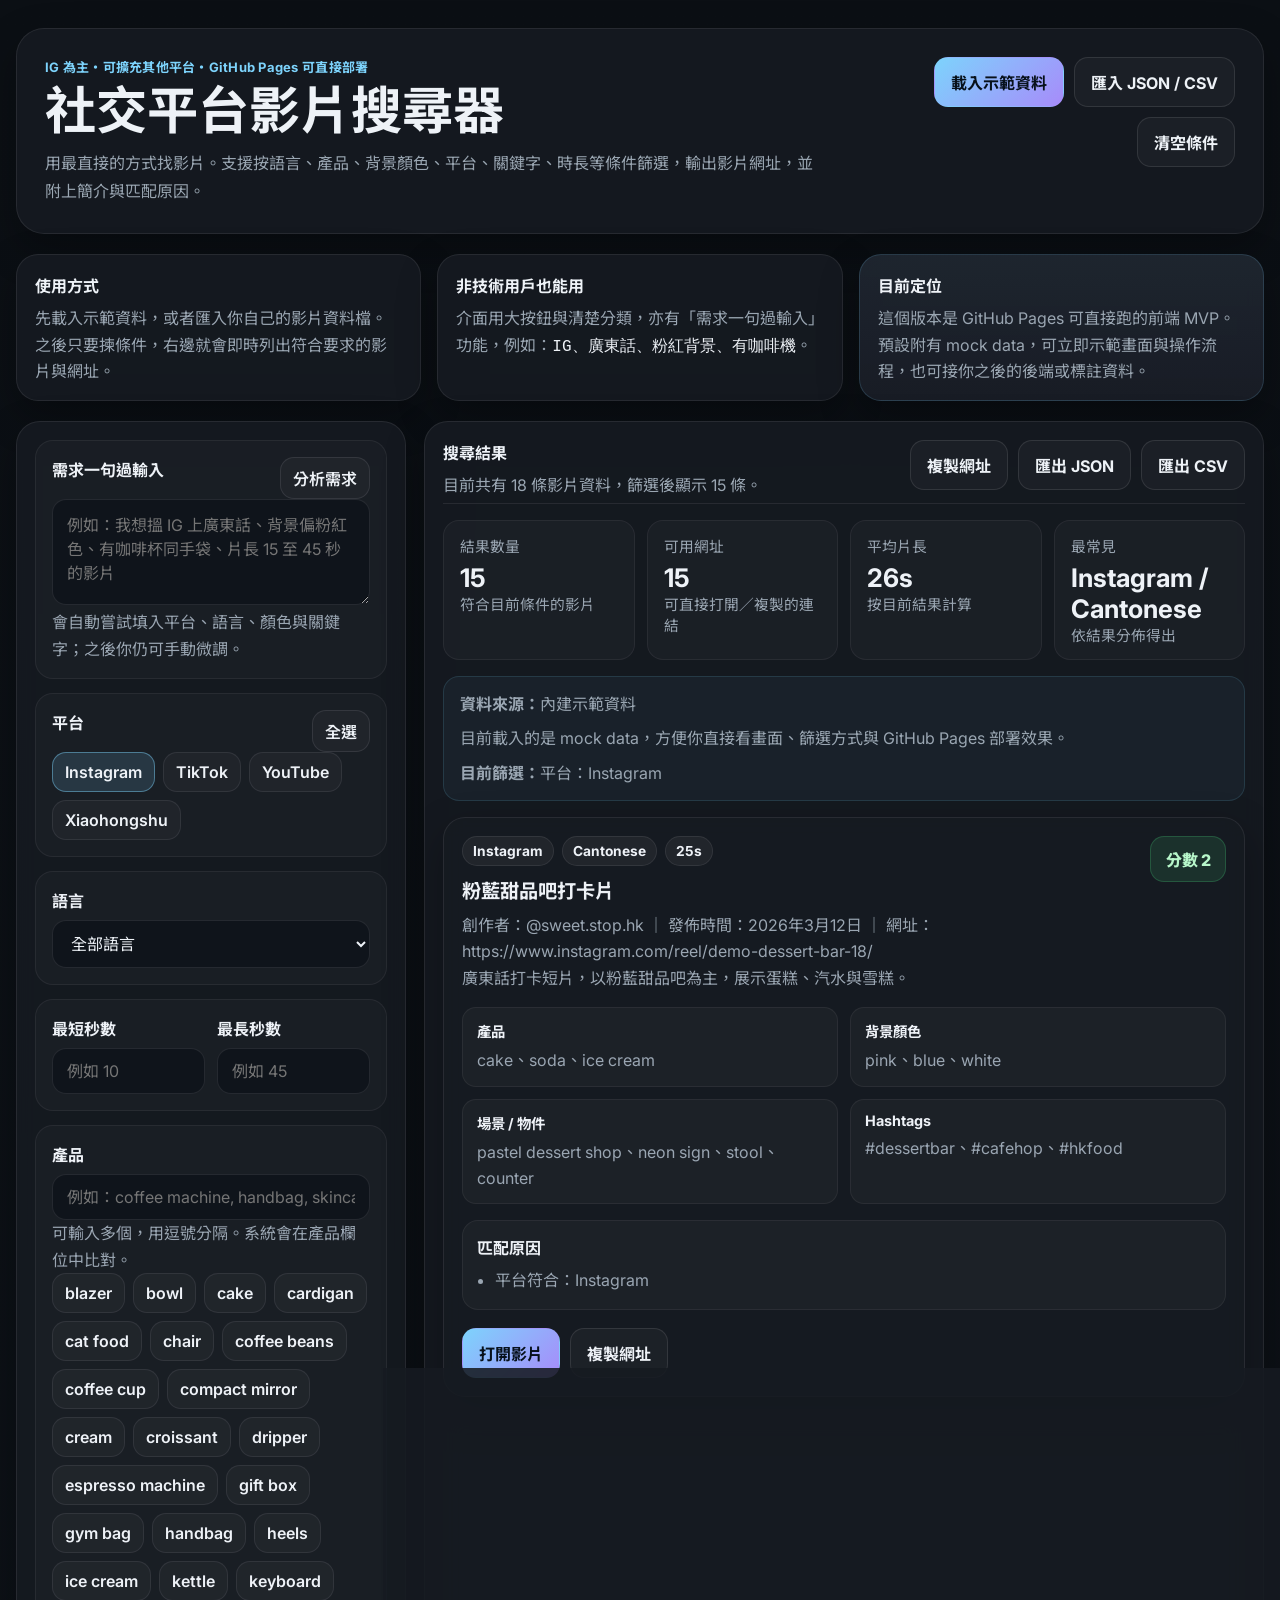
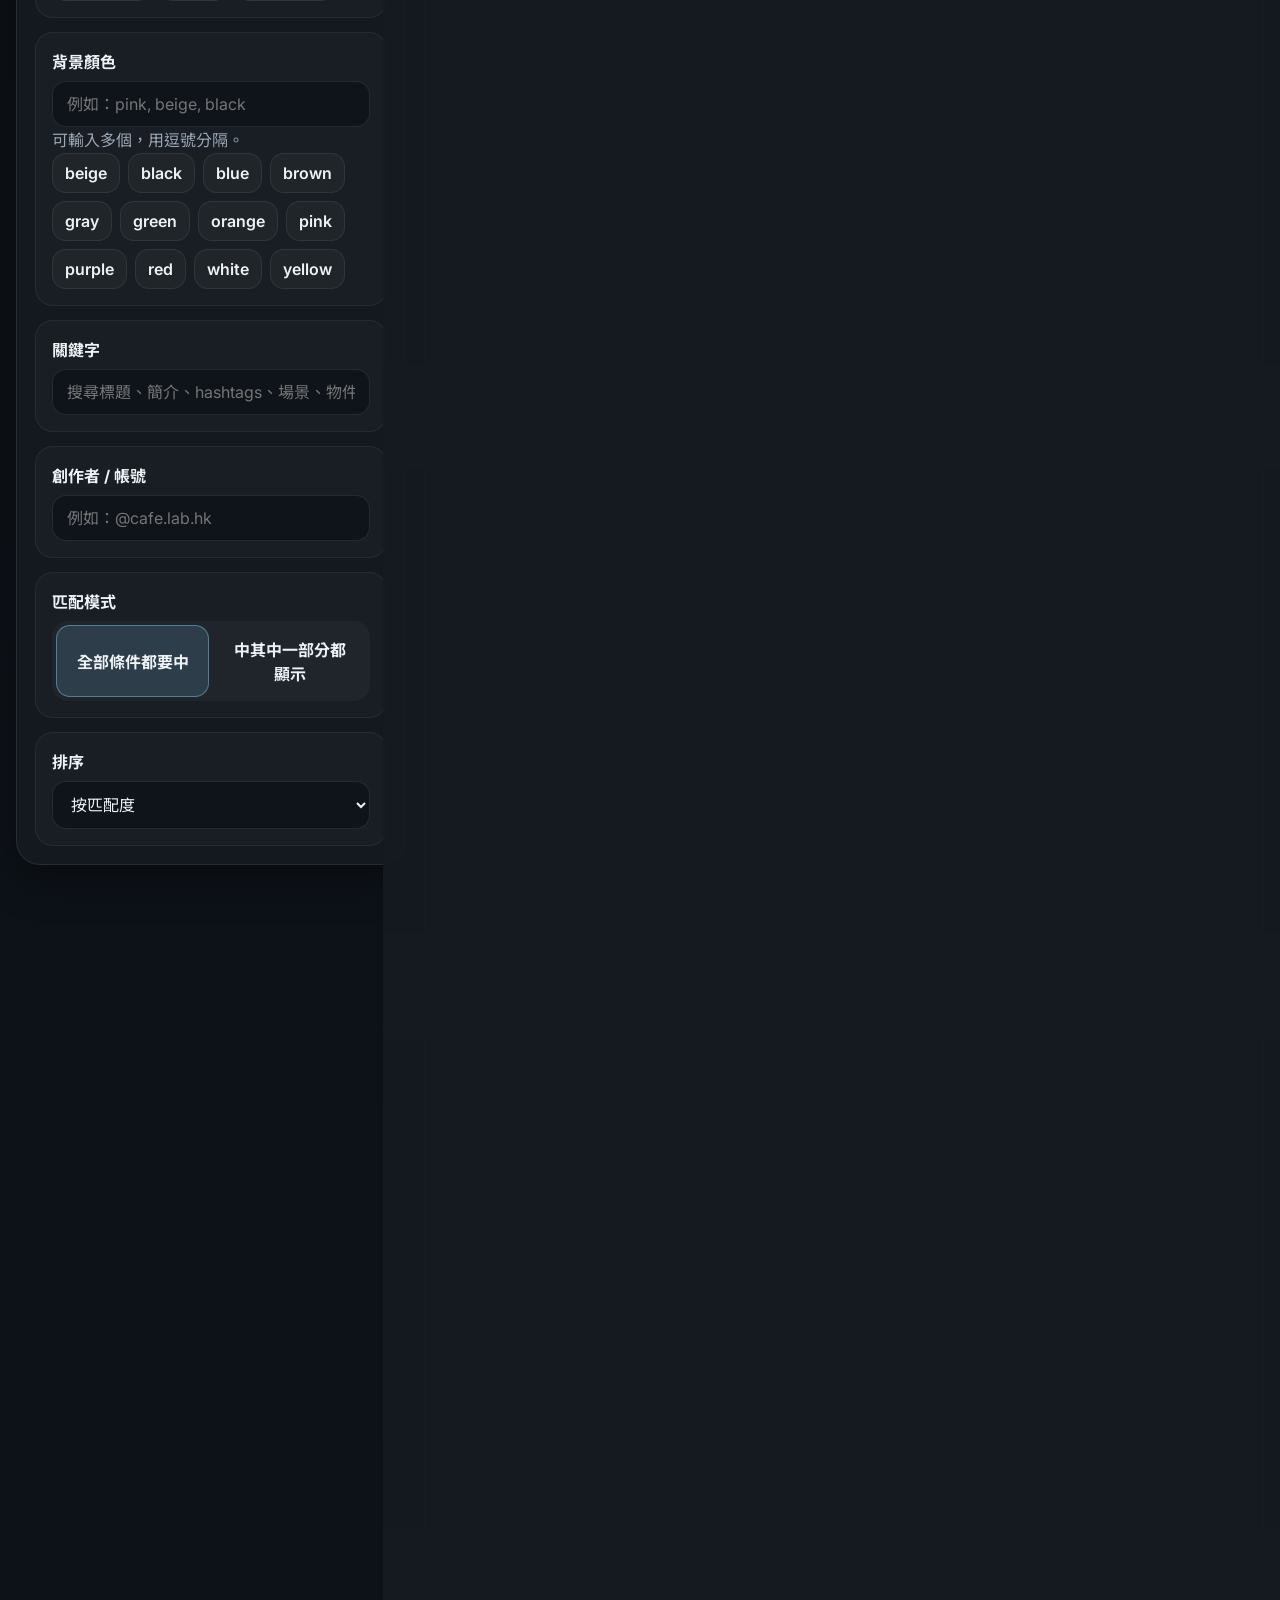
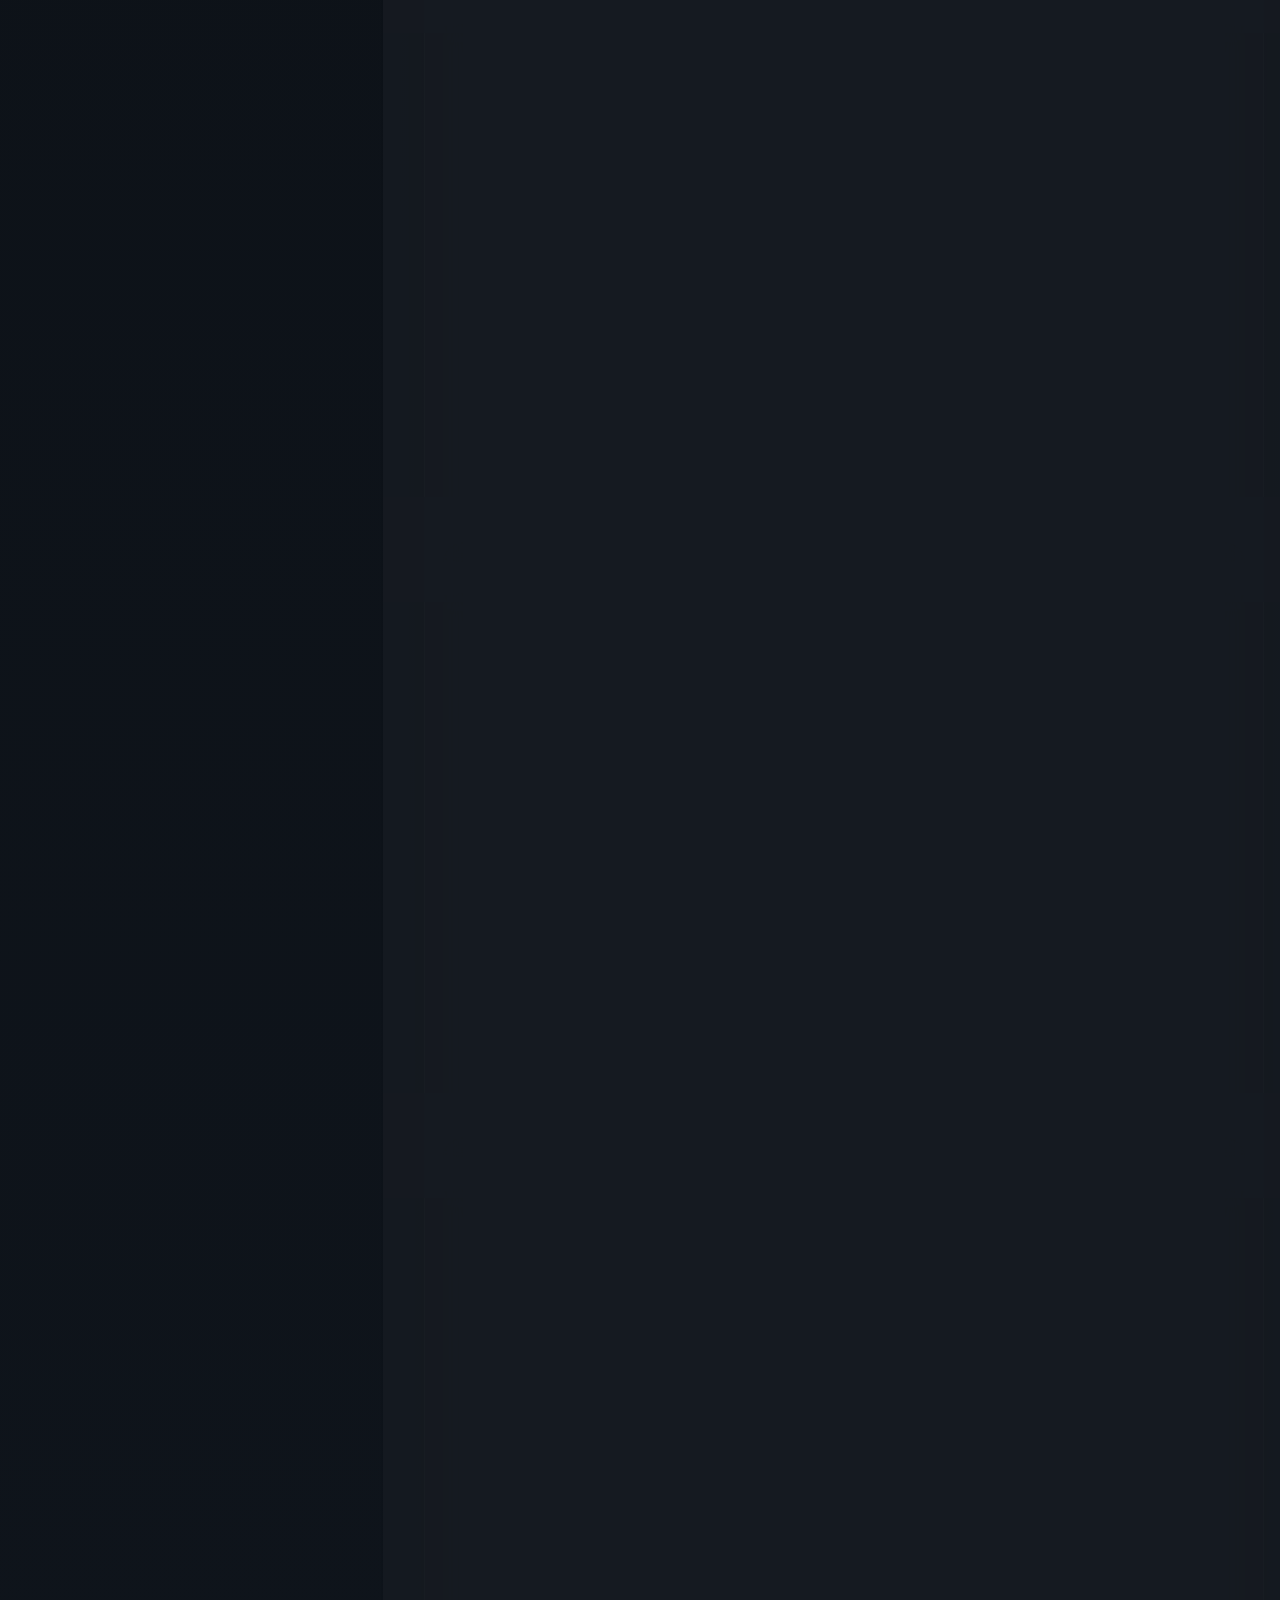
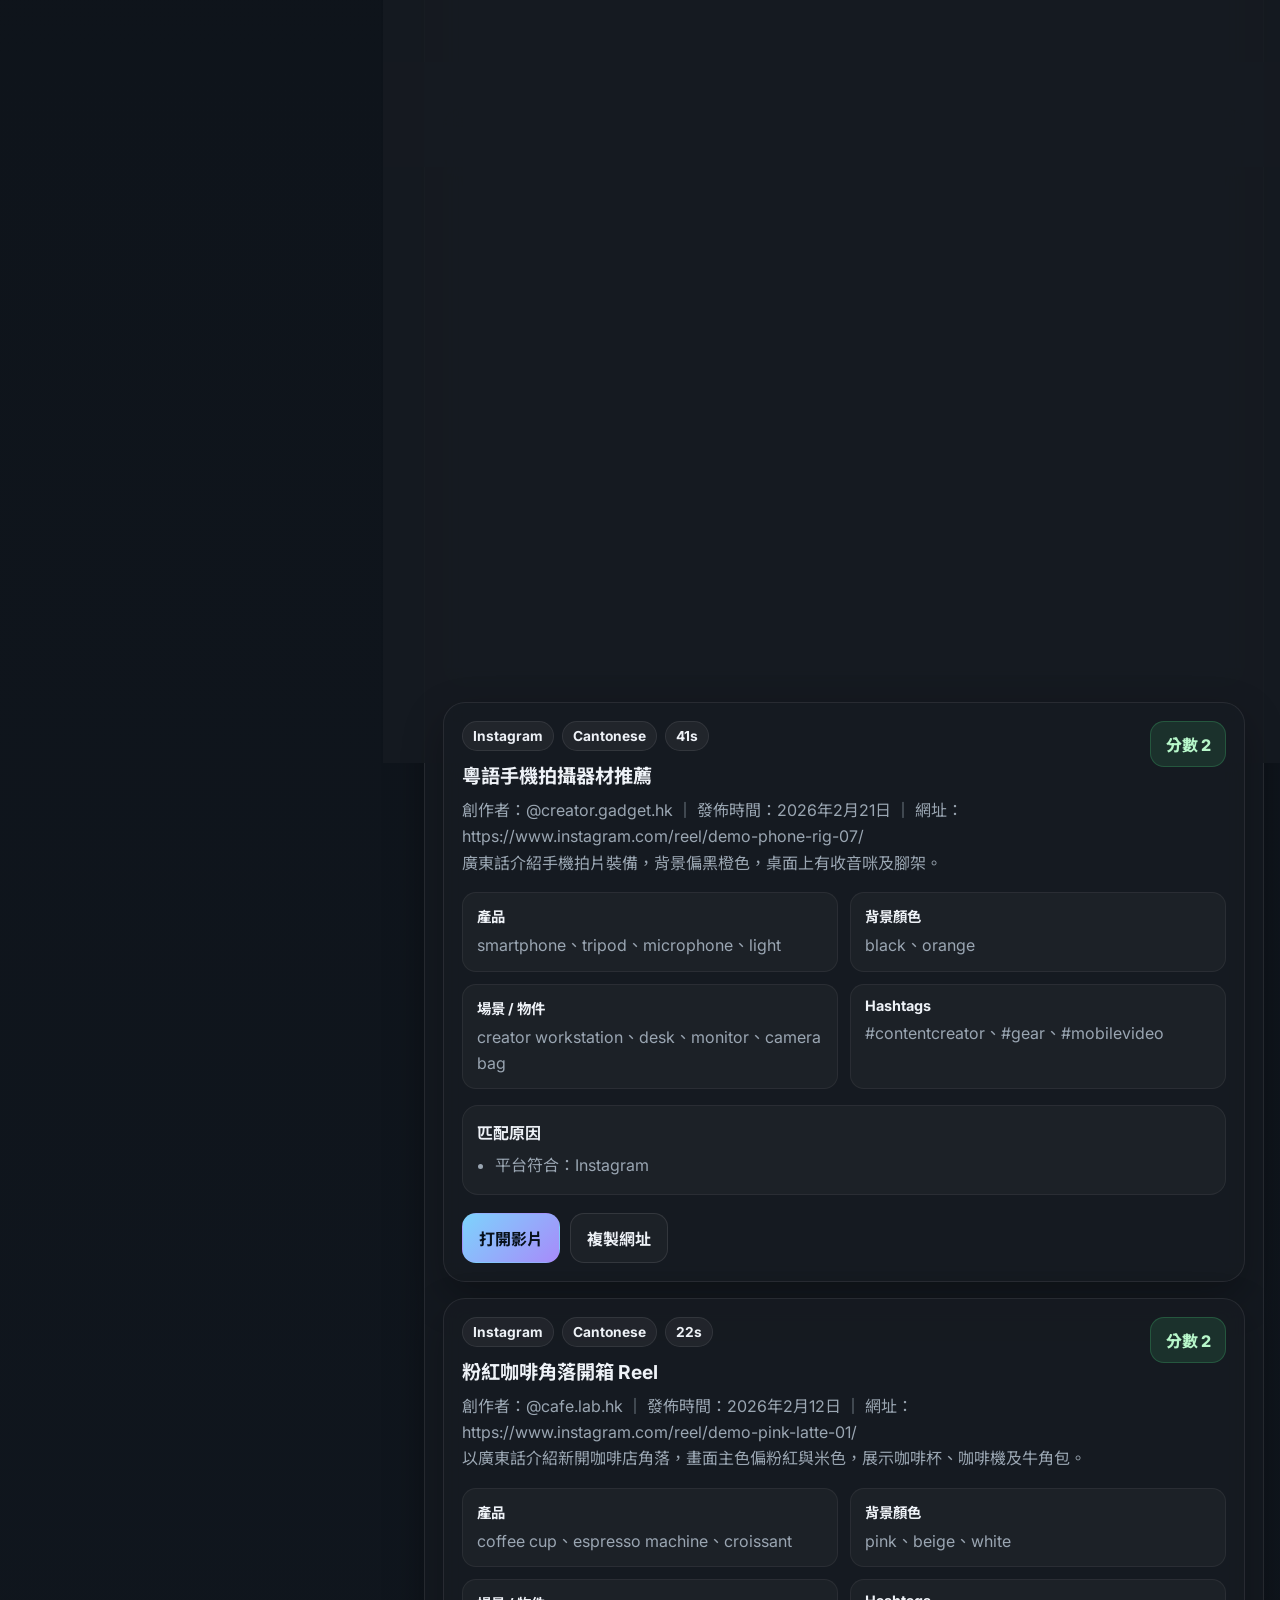
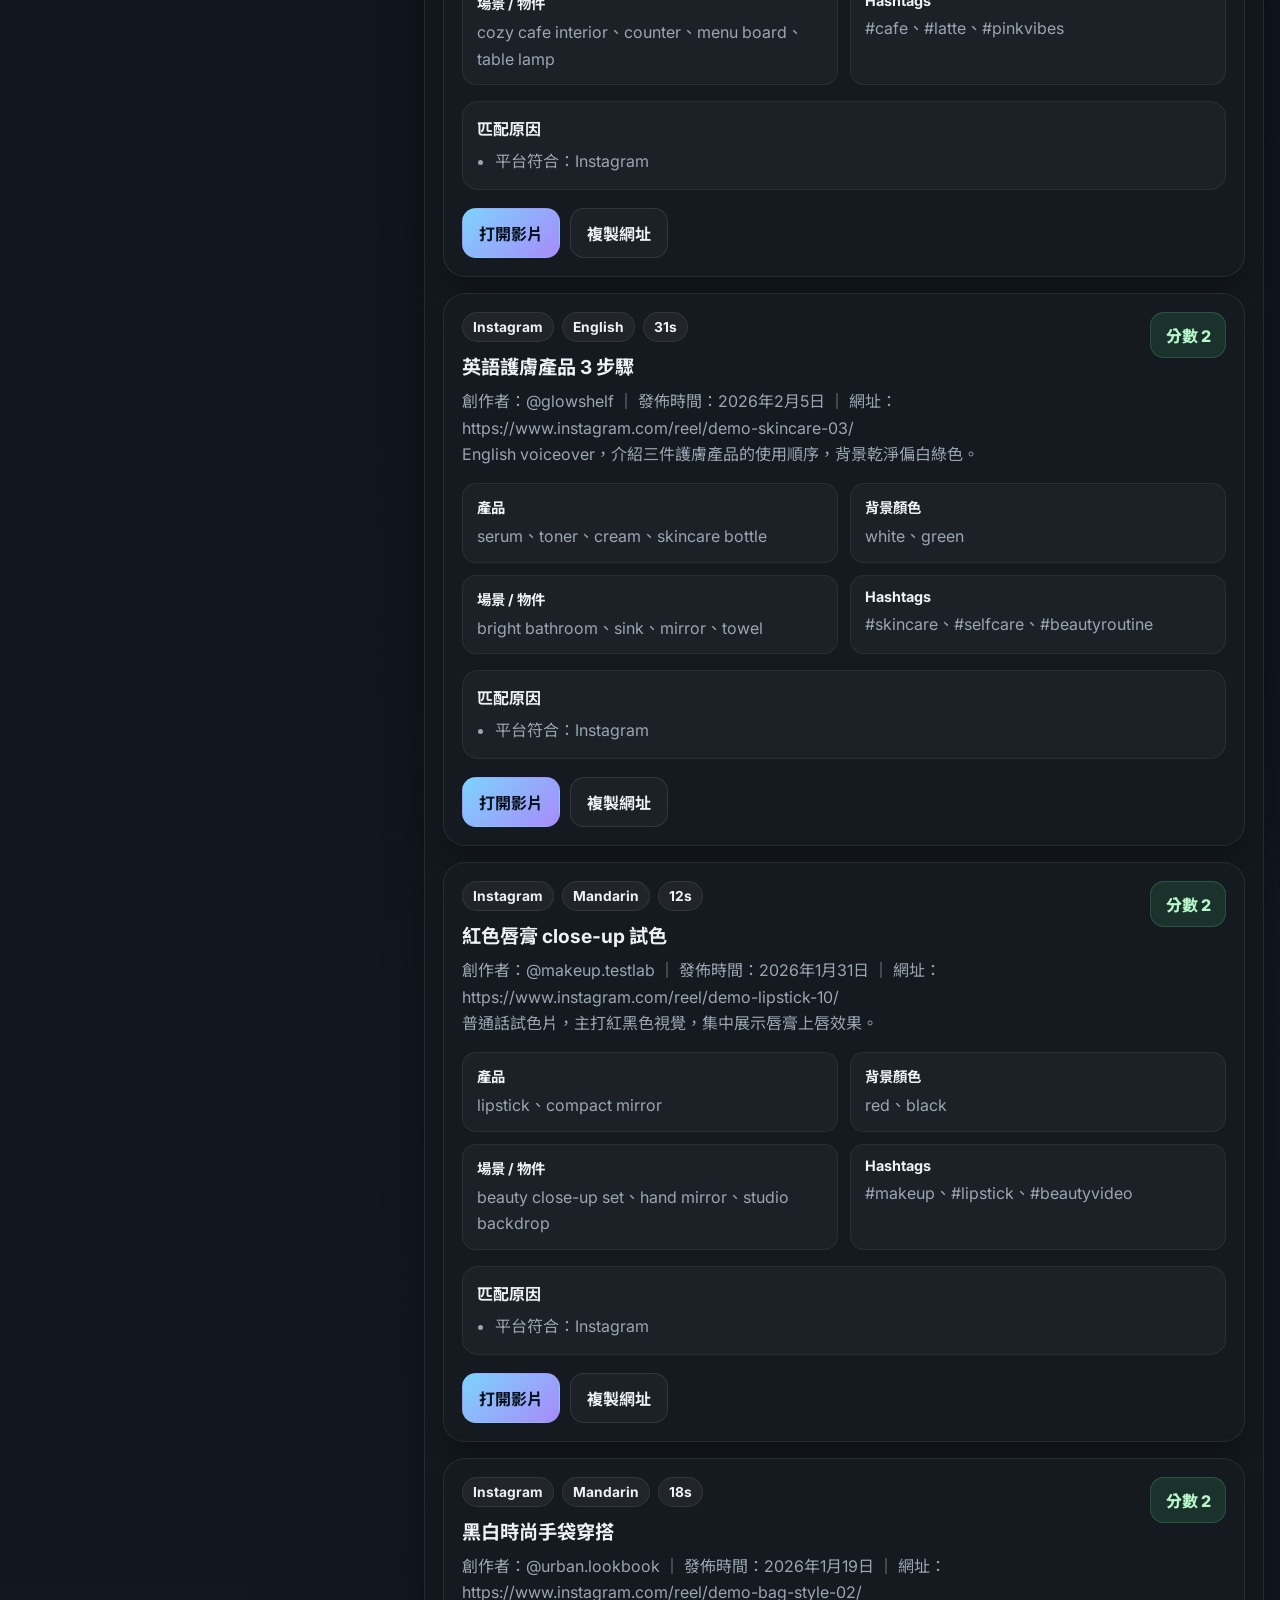
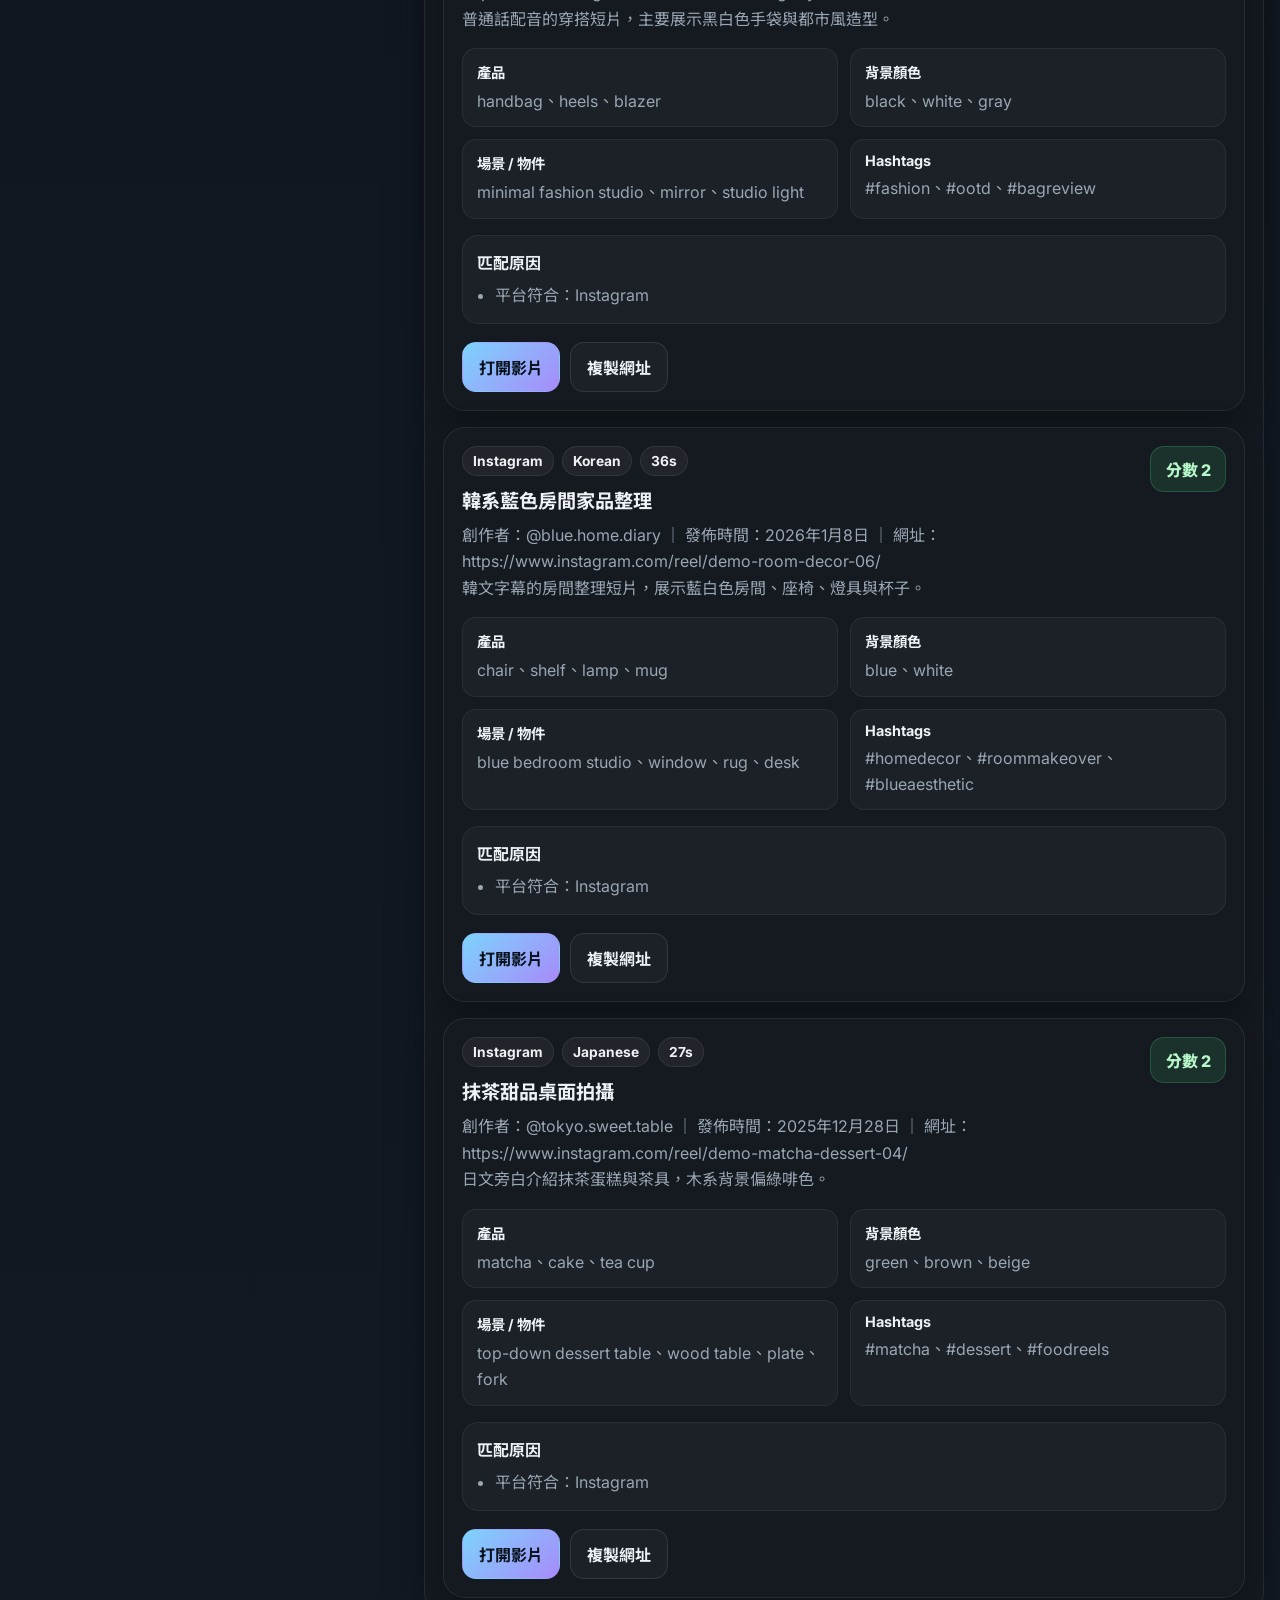
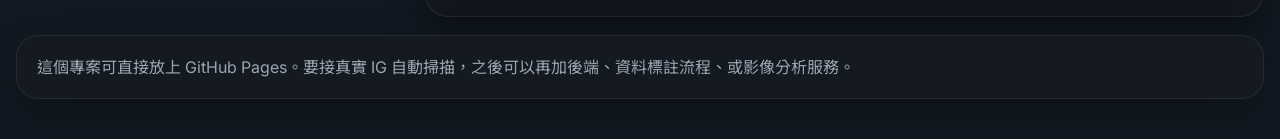
<file: ig-video-finder-gh-pages/index.html>
<!DOCTYPE html>
<html lang="zh-Hant">
<head>
  <meta charset="UTF-8" />
  <meta name="viewport" content="width=device-width, initial-scale=1.0" />
  <title>影片搜尋器｜GitHub Pages 版</title>
  <meta name="description" content="在 GitHub Pages 上運行的簡易影片搜尋工具，可按語言、產品、背景顏色、平台等條件篩選影片並輸出網址。" />
  <link rel="preconnect" href="https://fonts.googleapis.com">
  <link rel="preconnect" href="https://fonts.gstatic.com" crossorigin>
  <link href="https://fonts.googleapis.com/css2?family=Inter:wght@400;500;600;700;800&family=Noto+Sans+TC:wght@400;500;700;800&display=swap" rel="stylesheet">
  <link rel="stylesheet" href="styles.css" />
</head>
<body>
  <div class="page-shell">
    <header class="hero">
      <div>
        <p class="eyebrow">IG 為主・可擴充其他平台・GitHub Pages 可直接部署</p>
        <h1>社交平台影片搜尋器</h1>
        <p class="hero-copy">
          用最直接的方式找影片。支援按語言、產品、背景顏色、平台、關鍵字、時長等條件篩選，輸出影片網址，並附上簡介與匹配原因。
        </p>
      </div>
      <div class="hero-actions">
        <button id="loadSampleBtn" class="btn primary">載入示範資料</button>
        <label class="btn ghost file-label">
          匯入 JSON / CSV
          <input id="fileInput" type="file" accept=".json,.csv" hidden />
        </label>
        <button id="resetBtn" class="btn ghost">清空條件</button>
      </div>
    </header>

    <section class="notice-grid">
      <article class="notice-card">
        <h2>使用方式</h2>
        <p>先載入示範資料，或者匯入你自己的影片資料檔。之後只要揀條件，右邊就會即時列出符合要求的影片與網址。</p>
      </article>
      <article class="notice-card">
        <h2>非技術用戶也能用</h2>
        <p>介面用大按鈕與清楚分類，亦有「需求一句過輸入」功能，例如：<span class="inline-code">IG、廣東話、粉紅背景、有咖啡機</span>。</p>
      </article>
      <article class="notice-card accent">
        <h2>目前定位</h2>
        <p>這個版本是 GitHub Pages 可直接跑的前端 MVP。預設附有 mock data，可立即示範畫面與操作流程，也可接你之後的後端或標註資料。</p>
      </article>
    </section>

    <main class="app-grid">
      <aside class="filters-panel">
        <section class="panel-section">
          <div class="section-head">
            <h2>需求一句過輸入</h2>
            <button id="applyNaturalBtn" class="mini-btn">分析需求</button>
          </div>
          <textarea id="naturalQuery" rows="4" placeholder="例如：我想搵 IG 上廣東話、背景偏粉紅色、有咖啡杯同手袋、片長 15 至 45 秒的影片"></textarea>
          <p class="hint">會自動嘗試填入平台、語言、顏色與關鍵字；之後你仍可手動微調。</p>
        </section>

        <section class="panel-section">
          <div class="section-head">
            <h2>平台</h2>
            <button id="platformAllBtn" class="mini-btn">全選</button>
          </div>
          <div id="platformChips" class="chip-wrap"></div>
        </section>

        <section class="panel-section">
          <h2>語言</h2>
          <select id="languageSelect">
            <option value="">全部語言</option>
          </select>
        </section>

        <section class="panel-section two-col">
          <div>
            <h2>最短秒數</h2>
            <input id="minDuration" type="number" min="0" placeholder="例如 10" />
          </div>
          <div>
            <h2>最長秒數</h2>
            <input id="maxDuration" type="number" min="0" placeholder="例如 45" />
          </div>
        </section>

        <section class="panel-section">
          <h2>產品</h2>
          <input id="productInput" type="text" placeholder="例如：coffee machine, handbag, skincare" />
          <p class="hint">可輸入多個，用逗號分隔。系統會在產品欄位中比對。</p>
          <div id="productSuggestions" class="suggestion-wrap"></div>
        </section>

        <section class="panel-section">
          <h2>背景顏色</h2>
          <input id="colorInput" type="text" placeholder="例如：pink, beige, black" />
          <p class="hint">可輸入多個，用逗號分隔。</p>
          <div id="colorSuggestions" class="suggestion-wrap"></div>
        </section>

        <section class="panel-section">
          <h2>關鍵字</h2>
          <input id="keywordInput" type="text" placeholder="搜尋標題、簡介、hashtags、場景、物件" />
        </section>

        <section class="panel-section">
          <h2>創作者 / 帳號</h2>
          <input id="creatorInput" type="text" placeholder="例如：@cafe.lab.hk" />
        </section>

        <section class="panel-section">
          <h2>匹配模式</h2>
          <div class="segmented">
            <button class="seg-btn active" data-match-mode="all">全部條件都要中</button>
            <button class="seg-btn" data-match-mode="any">中其中一部分都顯示</button>
          </div>
        </section>

        <section class="panel-section">
          <h2>排序</h2>
          <select id="sortSelect">
            <option value="score_desc">按匹配度</option>
            <option value="newest_desc">按最新</option>
            <option value="duration_asc">最短先</option>
            <option value="duration_desc">最長先</option>
            <option value="title_asc">標題 A-Z</option>
          </select>
        </section>
      </aside>

      <section class="results-panel">
        <div class="toolbar">
          <div>
            <h2>搜尋結果</h2>
            <p id="resultsMeta" class="toolbar-meta">尚未載入資料</p>
          </div>
          <div class="toolbar-actions">
            <button id="copyUrlsBtn" class="btn ghost">複製網址</button>
            <button id="exportJsonBtn" class="btn ghost">匯出 JSON</button>
            <button id="exportCsvBtn" class="btn ghost">匯出 CSV</button>
          </div>
        </div>

        <section class="stats-row" id="statsRow"></section>

        <section class="data-info" id="dataInfo"></section>

        <section id="resultsList" class="results-list"></section>
      </section>
    </main>

    <footer class="footer-note">
      <p>這個專案可直接放上 GitHub Pages。要接真實 IG 自動掃描，之後可以再加後端、資料標註流程、或影像分析服務。</p>
    </footer>
  </div>

  <template id="resultCardTemplate">
    <article class="result-card">
      <div class="card-top">
        <div>
          <div class="badge-row"></div>
          <h3 class="video-title"></h3>
          <p class="video-meta"></p>
        </div>
        <div class="score-pill"></div>
      </div>

      <p class="video-summary"></p>

      <div class="info-grid"></div>

      <div class="reason-block">
        <h4>匹配原因</h4>
        <ul class="reason-list"></ul>
      </div>

      <div class="card-actions">
        <a class="btn primary open-link" target="_blank" rel="noopener noreferrer">打開影片</a>
        <button class="btn ghost copy-link-btn">複製網址</button>
      </div>
    </article>
  </template>

  <script src="app.js"></script>
</body>
</html>
</file>
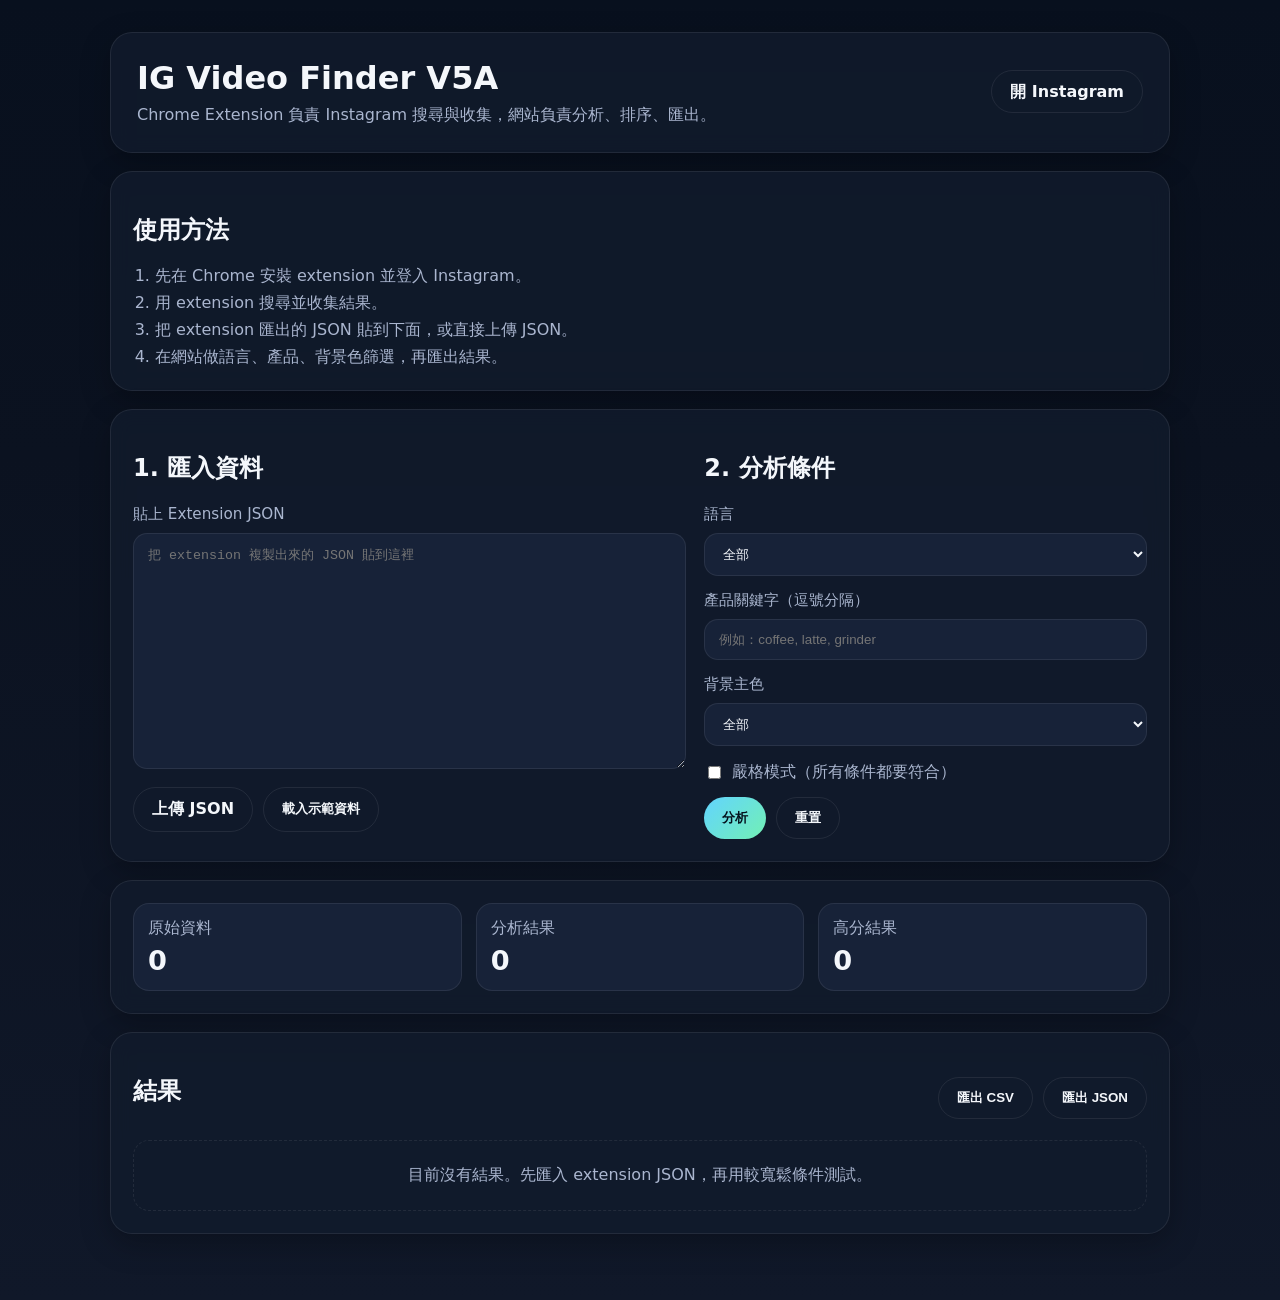
<file: public/index.html>
<!doctype html>
<html lang="zh-Hant">
<head>
  <meta charset="UTF-8" />
  <meta name="viewport" content="width=device-width, initial-scale=1.0" />
  <title>IG Video Finder V5A</title>
  <link rel="stylesheet" href="./styles.css" />
</head>
<body>
  <div class="container">
    <header class="hero">
      <div>
        <h1>IG Video Finder V5A</h1>
        <p>Chrome Extension 負責 Instagram 搜尋與收集，網站負責分析、排序、匯出。</p>
      </div>
      <div class="hero-actions">
        <a class="btn secondary" href="https://www.instagram.com/" target="_blank" rel="noreferrer">開 Instagram</a>
      </div>
    </header>

    <section class="panel">
      <h2>使用方法</h2>
      <ol>
        <li>先在 Chrome 安裝 extension 並登入 Instagram。</li>
        <li>用 extension 搜尋並收集結果。</li>
        <li>把 extension 匯出的 JSON 貼到下面，或直接上傳 JSON。</li>
        <li>在網站做語言、產品、背景色篩選，再匯出結果。</li>
      </ol>
    </section>

    <section class="panel grid-two">
      <div>
        <h2>1. 匯入資料</h2>
        <label class="label">貼上 Extension JSON</label>
        <textarea id="jsonInput" rows="14" placeholder='把 extension 複製出來的 JSON 貼到這裡'></textarea>
        <div class="row">
          <label class="btn secondary upload-btn">
            上傳 JSON
            <input id="fileInput" type="file" accept="application/json,.json" hidden />
          </label>
          <button id="loadSampleBtn" class="btn secondary">載入示範資料</button>
        </div>
      </div>

      <div>
        <h2>2. 分析條件</h2>
        <label class="label">語言</label>
        <select id="languageFilter">
          <option value="all">全部</option>
          <option value="zh">中文</option>
          <option value="en">English</option>
          <option value="ja">日本語</option>
          <option value="ko">한국어</option>
          <option value="unknown">未知</option>
        </select>

        <label class="label">產品關鍵字（逗號分隔）</label>
        <input id="productInput" type="text" placeholder="例如：coffee, latte, grinder" />

        <label class="label">背景主色</label>
        <select id="colorFilter">
          <option value="">全部</option>
          <option value="red">紅</option>
          <option value="orange">橙</option>
          <option value="yellow">黃</option>
          <option value="green">綠</option>
          <option value="blue">藍</option>
          <option value="purple">紫</option>
          <option value="pink">粉</option>
          <option value="brown">啡</option>
          <option value="black">黑</option>
          <option value="white">白</option>
          <option value="gray">灰</option>
          <option value="unknown">未知</option>
        </select>

        <label class="checkbox">
          <input id="strictMode" type="checkbox" />
          嚴格模式（所有條件都要符合）
        </label>

        <div class="row">
          <button id="analyzeBtn" class="btn">分析</button>
          <button id="resetBtn" class="btn secondary">重置</button>
        </div>
      </div>
    </section>

    <section class="panel stats" id="statsPanel">
      <div class="stat"><span>原始資料</span><strong id="rawCount">0</strong></div>
      <div class="stat"><span>分析結果</span><strong id="resultCount">0</strong></div>
      <div class="stat"><span>高分結果</span><strong id="highScoreCount">0</strong></div>
    </section>

    <section class="panel">
      <div class="section-head">
        <h2>結果</h2>
        <div class="row">
          <button id="exportCsvBtn" class="btn secondary">匯出 CSV</button>
          <button id="exportJsonBtn" class="btn secondary">匯出 JSON</button>
        </div>
      </div>
      <div id="results"></div>
    </section>
  </div>

  <script src="./app.js"></script>
</body>
</html>
</file>
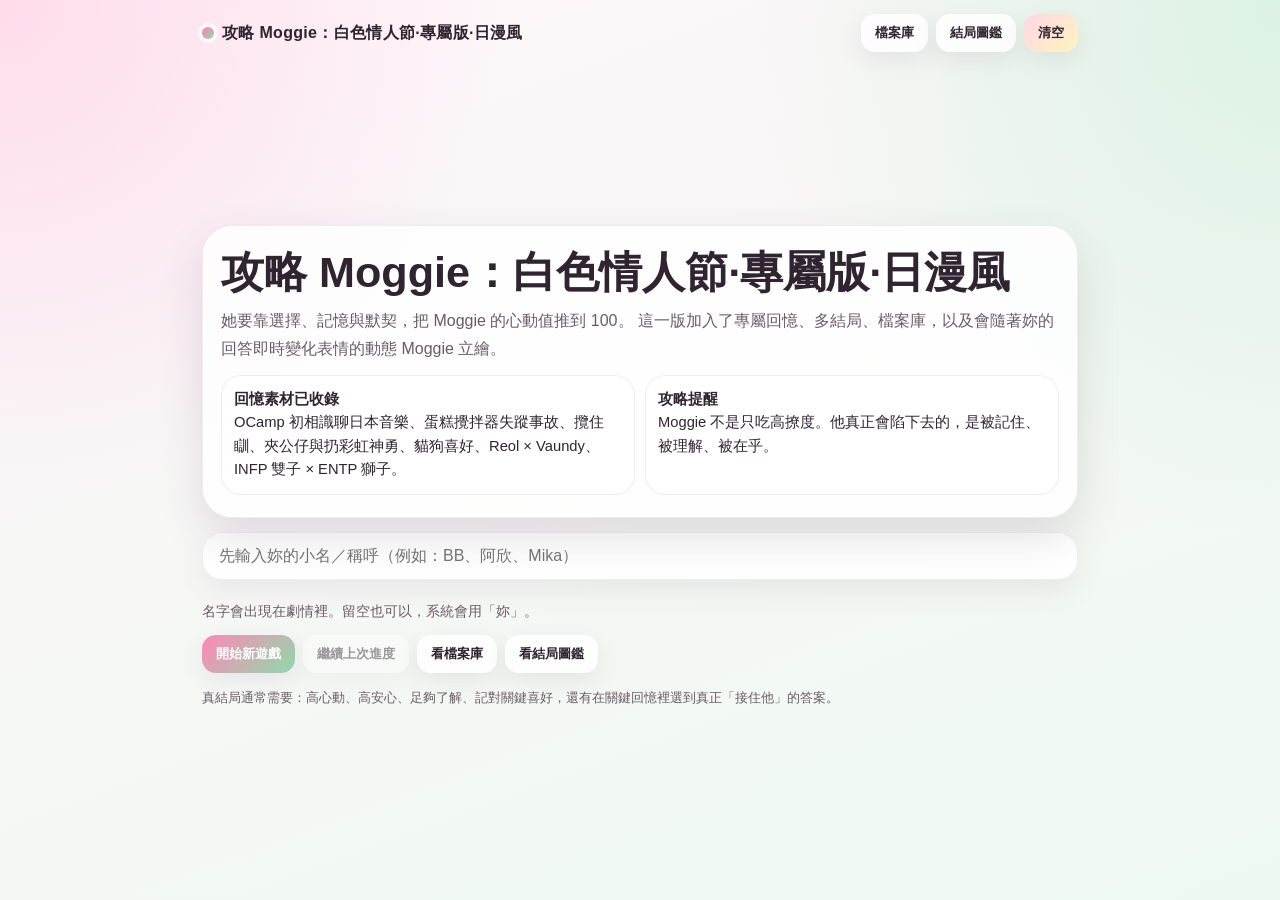
<file: moggie_route_anime_special.html>
<!DOCTYPE html>
<html lang="zh-Hant">
<head>
<meta charset="UTF-8" />
<meta name="viewport" content="width=device-width,initial-scale=1,maximum-scale=1,user-scalable=no" />
<title>攻略 Moggie：白色情人節特別版</title>
<style>
  :root{
    --bg1:#fff6fb;
    --bg2:#edf9f0;
    --ink:#2f2430;
    --sub:#6c5b67;
    --card:rgba(255,255,255,.84);
    --line:rgba(54,38,52,.08);
    --accent:#ff7fb0;
    --accent2:#8fdaac;
    --accent3:#7d8cff;
    --shadow:0 18px 45px rgba(71, 43, 74, .14);
    --good:#ff5f98;
  }
  *{box-sizing:border-box;-webkit-tap-highlight-color:transparent}
  html,body{margin:0;height:100%;font-family:-apple-system,BlinkMacSystemFont,"PingFang TC","Noto Sans TC","Microsoft JhengHei",sans-serif;color:var(--ink);}
  body{
    background:
      radial-gradient(circle at top left, rgba(255,170,205,.35), transparent 32%),
      radial-gradient(circle at top right, rgba(160,230,186,.33), transparent 34%),
      linear-gradient(160deg, var(--bg1), var(--bg2));
    min-height:100vh;
  }
  .app{
    max-width:900px;
    margin:0 auto;
    min-height:100vh;
    padding:14px 12px 20px;
    display:flex;
    flex-direction:column;
    gap:12px;
  }
  .topbar,.footerbar{
    display:flex;
    gap:8px;
    flex-wrap:wrap;
    align-items:center;
    justify-content:space-between;
  }
  .brand{
    font-weight:800;
    font-size:1rem;
    letter-spacing:.02em;
    display:flex;
    align-items:center;
    gap:8px;
  }
  .brand .dot{
    width:12px;height:12px;border-radius:999px;
    background:linear-gradient(135deg,var(--accent),var(--accent2));
    box-shadow:0 0 0 4px rgba(255,255,255,.65);
  }
  .controls{display:flex;gap:8px;flex-wrap:wrap}
  button{
    border:none;
    border-radius:14px;
    padding:10px 14px;
    font-weight:700;
    color:var(--ink);
    background:rgba(255,255,255,.82);
    box-shadow:0 8px 24px rgba(74,45,81,.09);
  }
  button:disabled{opacity:.45}
  .primary{
    background:linear-gradient(135deg,#ff87b6,#8fdaac);
    color:#fff;
  }
  .warn{
    background:linear-gradient(135deg,#ffd7e6,#fff3bf);
  }
  .layout{
    display:grid;
    grid-template-columns: 1.02fr .98fr;
    gap:12px;
    flex:1;
  }
  .panel{
    background:var(--card);
    border:1px solid var(--line);
    border-radius:26px;
    box-shadow:var(--shadow);
    backdrop-filter: blur(10px);
  }
  .portraitPanel{
    position:relative;
    padding:14px;
    overflow:hidden;
    min-height:360px;
  }
  .portraitBg{
    position:absolute;inset:0;
    background:
      radial-gradient(circle at 20% 20%, rgba(255,183,210,.38), transparent 26%),
      radial-gradient(circle at 80% 15%, rgba(168,238,192,.4), transparent 26%),
      linear-gradient(180deg, rgba(255,255,255,.65), rgba(255,255,255,.25));
    opacity:.92;
  }
  .chapterBadge{
    position:relative;
    z-index:2;
    display:inline-flex;
    gap:8px;
    align-items:center;
    padding:8px 12px;
    border-radius:999px;
    background:rgba(255,255,255,.78);
    border:1px solid rgba(53,43,52,.08);
    font-size:.86rem;
    font-weight:700;
    color:var(--sub);
  }
  .portraitWrap{
    position:relative;
    z-index:2;
    margin-top:8px;
    min-height:280px;
    display:flex;
    align-items:center;
    justify-content:center;
  }
  

.avatarCard{
    --gaze-x:0px;
    --gaze-y:0px;
    --pupil-x:0px;
    --pupil-y:0px;
    --head-tilt:0deg;
    --eye-open:1;
    --blush-opacity:.08;
    --brow-left-rot:-7deg;
    --brow-right-rot:7deg;
    --brow-left-y:0px;
    --brow-right-y:0px;
    width:min(100%,420px);
    aspect-ratio:1 / 1.12;
    position:relative;
    border-radius:30px;
    overflow:hidden;
    background:
      radial-gradient(circle at 50% 0%, rgba(255,255,255,.95), rgba(255,255,255,0) 34%),
      radial-gradient(circle at 18% 18%, rgba(255,174,206,.32), rgba(255,174,206,0) 24%),
      radial-gradient(circle at 84% 18%, rgba(166,239,196,.32), rgba(166,239,196,0) 24%),
      linear-gradient(180deg, rgba(255,255,255,.97), rgba(245,251,247,.94));
    border:1px solid rgba(60,44,61,.08);
    box-shadow:0 20px 44px rgba(85,50,83,.15);
    transition:box-shadow .22s ease, transform .22s ease;
  }
  .avatarCard.mood-love{box-shadow:0 20px 52px rgba(255,105,160,.24)}
  .avatarCard.mood-flustered{animation:floaty .9s ease-in-out infinite}
  .avatarCard.mood-annoyed{animation:tinyshake .35s linear 2}
  .avatarCard.mood-happy{animation:pulseGlow 1.6s ease-in-out infinite}
  .avatarCard.mood-touched{animation:warmFloat 2.2s ease-in-out infinite}
  .avatarCard.mood-surprised{transform:translateY(-1px)}
  .avatarCard.mood-soft{--eye-open:.95; --blush-opacity:.1}
  .avatarCard.mood-happy{--eye-open:.86; --blush-opacity:.18; --brow-left-rot:-10deg; --brow-right-rot:10deg}
  .avatarCard.mood-shy,
  .avatarCard.mood-touched,
  .avatarCard.mood-flustered,
  .avatarCard.mood-love{--blush-opacity:.95}
  .avatarCard.mood-teasing{--eye-open:.9; --brow-left-rot:-16deg; --brow-right-rot:12deg; --brow-right-y:-2px}
  .avatarCard.mood-surprised{--eye-open:1.12; --brow-left-y:-6px; --brow-right-y:-6px}
  .avatarCard.mood-touched{--eye-open:.82; --brow-left-rot:-5deg; --brow-right-rot:5deg}
  .avatarCard.mood-annoyed{--eye-open:.72; --blush-opacity:.02; --brow-left-rot:-24deg; --brow-right-rot:18deg; --brow-left-y:-3px; --brow-right-y:-3px}
  .avatarCard.mood-sleepy{--eye-open:.2; --brow-left-y:4px; --brow-right-y:4px; --brow-left-rot:-4deg; --brow-right-rot:4deg}
  .avatarCard.mood-flustered{--eye-open:.84; --brow-left-rot:-12deg; --brow-right-rot:10deg}
  .avatarCard.mood-thinking{--eye-open:.8; --brow-left-rot:-12deg; --brow-right-rot:16deg; --brow-right-y:-2px}
  .avatarCard.mood-confident{--eye-open:.92; --brow-left-rot:-14deg; --brow-right-rot:14deg}
  .avatarCard.mood-love{--eye-open:.76; --brow-left-rot:-8deg; --brow-right-rot:8deg}
  @keyframes floaty{0%,100%{transform:translateY(0)}50%{transform:translateY(-5px)}}
  @keyframes tinyshake{0%,100%{transform:translateX(0)}25%{transform:translateX(-2px)}75%{transform:translateX(2px)}}
  @keyframes pulseGlow{0%,100%{box-shadow:0 20px 44px rgba(85,50,83,.15)}50%{box-shadow:0 20px 54px rgba(255,122,174,.18)}}
  @keyframes warmFloat{0%,100%{transform:translateY(0)}50%{transform:translateY(-3px)}}

  .animeStage{position:absolute; inset:0; overflow:hidden}
  .animeOrb{
    position:absolute; border-radius:999px; filter:blur(.3px);
    animation:orbFloat 7s ease-in-out infinite;
  }
  .animeOrb.orb1{width:72px;height:72px;left:22px;top:22px;background:rgba(255,188,218,.42)}
  .animeOrb.orb2{width:58px;height:58px;right:26px;top:34px;background:rgba(175,239,193,.46);animation-delay:-2.6s}
  .animeOrb.orb3{width:34px;height:34px;right:62px;top:90px;background:rgba(255,226,144,.52);animation-delay:-4.5s}
  @keyframes orbFloat{0%,100%{transform:translateY(0) scale(1)}50%{transform:translateY(-9px) scale(1.04)}}

  .animeSvg{position:absolute; inset:0; width:100%; height:100%; overflow:visible}
  .animeRig{transform:translate(calc(var(--gaze-x) * .12), calc(var(--gaze-y) * .08)); transform-origin:50% 94%; animation:rigFloat 3.8s ease-in-out infinite}
  @keyframes rigFloat{0%,100%{transform:translate(calc(var(--gaze-x) * .12), calc(var(--gaze-y) * .08))}50%{transform:translate(calc(var(--gaze-x) * .12), calc(var(--gaze-y) * .08 - 5px))}}
  .headGroup{transform:translate(calc(var(--gaze-x) * .46), calc(var(--gaze-y) * .26)) rotate(var(--head-tilt)); transform-origin:210px 238px; animation:headFloat 4.4s ease-in-out infinite}
  @keyframes headFloat{0%,100%{transform:translate(calc(var(--gaze-x) * .46), calc(var(--gaze-y) * .26)) rotate(var(--head-tilt))}50%{transform:translate(calc(var(--gaze-x) * .46), calc(var(--gaze-y) * .26 - 3px)) rotate(calc(var(--head-tilt) * 1.08))}}
  .bodyGroup{animation:bodyFloat 4.6s ease-in-out infinite; transform-origin:210px 420px}
  @keyframes bodyFloat{0%,100%{transform:translateY(0)}50%{transform:translateY(2px)}}

  .lineMain{stroke:#3c2e38; stroke-width:4; stroke-linecap:round; stroke-linejoin:round}
  .lineSoft{stroke:#6c5965; stroke-width:2.4; stroke-linecap:round; stroke-linejoin:round}
  .hairFill{fill:url(#hairGrad)}
  .hairShine{fill:rgba(255,255,255,.14)}
  .skinFill{fill:url(#skinGrad)}
  .earFill{fill:#f8d7c9}
  .blush{fill:url(#blushGrad); opacity:var(--blush-opacity); transition:opacity .18s ease}
  .mole{fill:#7c5952}
  .neckFill{fill:#f2cdbd}
  .bodyFill{fill:url(#mintGrad)}
  .bodyShadow{fill:#b7e3bf}
  .pipeFill{fill:url(#pipeGrad)}
  .buttonFill{fill:#f7e39d; stroke:#8f7545; stroke-width:2}
  .pinStroke{stroke:#8a6f44; stroke-width:2.2; stroke-linecap:round; stroke-linejoin:round}
  .shadowEllipse{fill:rgba(172,193,179,.34); filter:blur(3px)}

  .brow{transition:transform .18s ease; transform-box:fill-box; transform-origin:center}
  .brow.left{transform:translateY(var(--brow-left-y)) rotate(var(--brow-left-rot))}
  .brow.right{transform:translateY(var(--brow-right-y)) rotate(var(--brow-right-rot))}
  .browStroke{fill:none; stroke:#29242d; stroke-width:5.2; stroke-linecap:round}

  .eyeCore{transform:scaleY(var(--eye-open)); transform-box:fill-box; transform-origin:center; transition:transform .18s ease}
  .avatarCard.blinking .eyeCore{transform:scaleY(.06)!important}
  .eyeWhite{fill:#fffdfd; stroke:#29242d; stroke-width:3.5; stroke-linejoin:round}
  .eyeLash{fill:none; stroke:#1f1b22; stroke-width:5.5; stroke-linecap:round; stroke-linejoin:round}
  .eyeLower{fill:none; stroke:rgba(53,41,52,.35); stroke-width:2.4; stroke-linecap:round}
  .irisWrap{transform:translate(var(--pupil-x), var(--pupil-y)); transform-box:fill-box; transform-origin:center; transition:transform .12s linear}
  .iris{fill:url(#irisGrad)}
  .irisRing{fill:none; stroke:#201a20; stroke-width:1.6; opacity:.45}
  .pupil{fill:#171318}
  .eyeHighlight{fill:rgba(255,255,255,.96)}
  .eyeHighlight.small{fill:rgba(255,255,255,.72)}

  .nose{fill:none; stroke:#d39e97; stroke-width:2.8; stroke-linecap:round; stroke-linejoin:round; opacity:.82}

  .mouth{display:none; fill:none; stroke:#8d5c69; stroke-width:4.2; stroke-linecap:round; stroke-linejoin:round}
  .mouth-fill{fill:#e98faa; stroke:#8d5c69; stroke-width:3.2}
  .mouth-neutral{display:block}
  .avatarCard.mood-happy .mouth-neutral,
  .avatarCard.mood-love .mouth-neutral,
  .avatarCard.mood-touched .mouth-neutral,
  .avatarCard.mood-confident .mouth-neutral,
  .avatarCard.mood-teasing .mouth-neutral,
  .avatarCard.mood-annoyed .mouth-neutral,
  .avatarCard.mood-surprised .mouth-neutral,
  .avatarCard.mood-sleepy .mouth-neutral,
  .avatarCard.mood-flustered .mouth-neutral{display:none}
  .avatarCard.mood-happy .mouth-smile,
  .avatarCard.mood-love .mouth-smile,
  .avatarCard.mood-touched .mouth-smile,
  .avatarCard.mood-flustered .mouth-smile{display:block}
  .avatarCard.mood-confident .mouth-grin,
  .avatarCard.mood-teasing .mouth-grin{display:block}
  .avatarCard.mood-annoyed .mouth-annoyed{display:block}
  .avatarCard.mood-surprised .mouth-o{display:block}
  .avatarCard.mood-sleepy .mouth-sleepy{display:block}
  .avatarCard.talking-a .mouth,
  .avatarCard.talking-o .mouth{display:none!important}
  .avatarCard.talking-a .mouth-talk-a{display:block}
  .avatarCard.talking-o .mouth-talk-o{display:block}

  .handSleeve{fill:#c7efcf; stroke:#4d5e54; stroke-width:3.2; stroke-linecap:round; stroke-linejoin:round}
  .handSkin{fill:#f6ddd0; stroke:#c9998d; stroke-width:2.5; stroke-linecap:round; stroke-linejoin:round}

  .emoteLayer{position:absolute; inset:0; pointer-events:none}
  .emote{position:absolute; font-weight:900; opacity:0; transform:translateY(6px) scale(.85); transition:opacity .2s ease, transform .2s ease; filter:drop-shadow(0 8px 14px rgba(0,0,0,.08))}
  .emote.hearts{left:18px; top:76px; font-size:22px; color:#ff6ea6}
  .emote.sparkle{right:28px; top:98px; font-size:26px; color:#ffd36c}
  .emote.question{right:34px; top:72px; font-size:28px; color:#8578ff}
  .emote.zzz{right:18px; top:46px; font-size:24px; color:#7aa7d8}
  .emote.anger{right:22px; top:98px; font-size:24px; color:#ff5d72}
  .emote.shock{left:28px; top:90px; font-size:28px; color:#7d8cff}
  .avatarCard.mood-love .emote.hearts,
  .avatarCard.mood-flustered .emote.hearts{opacity:1; transform:translateY(0) scale(1); animation:emoteFloat 1.8s ease-in-out infinite}
  .avatarCard.mood-happy .emote.sparkle,
  .avatarCard.mood-touched .emote.sparkle,
  .avatarCard.mood-confident .emote.sparkle{opacity:1; transform:translateY(0) scale(1); animation:sparkleTwinkle 1.6s ease-in-out infinite}
  .avatarCard.mood-thinking .emote.question,
  .avatarCard.mood-teasing .emote.question{opacity:1; transform:translateY(0) scale(1)}
  .avatarCard.mood-sleepy .emote.zzz{opacity:1; transform:translateY(0) scale(1); animation:emoteFloat 1.5s ease-in-out infinite}
  .avatarCard.mood-annoyed .emote.anger{opacity:1; transform:translateY(0) scale(1)}
  .avatarCard.mood-surprised .emote.shock{opacity:1; transform:translateY(0) scale(1)}
  @keyframes emoteFloat{0%,100%{transform:translateY(0) scale(1)}50%{transform:translateY(-7px) scale(1.05)}}
  @keyframes sparkleTwinkle{0%,100%{transform:translateY(0) scale(1); opacity:.6}50%{transform:translateY(-4px) scale(1.14); opacity:1}}
  .reactionBubble{
    position:absolute; top:16px; right:16px; z-index:5; max-width:58%; padding:10px 12px;
    border-radius:18px 18px 6px 18px; background:rgba(255,255,255,.96); border:1px solid rgba(65,44,63,.08);
    box-shadow:0 12px 28px rgba(82,49,82,.13); font-size:.92rem; line-height:1.4; transform-origin:top right; animation:bubbleIn .25s ease-out;
  }
  @keyframes bubbleIn{from{opacity:0; transform:scale(.88) translateY(-6px)}to{opacity:1; transform:scale(1) translateY(0)}}
.statusRow{
    display:grid;
    grid-template-columns:repeat(5,1fr);
    gap:8px;
    margin-top:12px;
    position:relative;
    z-index:2;
  }
  .stat{
    padding:10px 10px 11px;
    border-radius:18px;
    background:rgba(255,255,255,.74);
    border:1px solid rgba(63,43,55,.07);
  }
  .stat .label{
    font-size:.74rem;
    color:var(--sub);
    margin-bottom:6px;
    font-weight:700;
  }
  .meter{
    height:8px;
    background:rgba(94,71,88,.08);
    border-radius:999px;
    overflow:hidden;
  }
  .fill{
    height:100%;
    border-radius:999px;
    background:linear-gradient(90deg,#ff8ab8,#8fdaac);
    transition:width .35s ease;
  }
  .score{
    font-size:.84rem;
    margin-top:6px;
    font-weight:800;
  }
  .storyPanel{
    padding:14px;
    display:flex;
    flex-direction:column;
    gap:10px;
    min-height:360px;
  }
  .speakerTag{
    display:inline-flex;
    align-items:center;
    gap:8px;
    padding:8px 12px;
    border-radius:999px;
    background:rgba(255,255,255,.8);
    border:1px solid rgba(58,43,55,.08);
    width:max-content;
    font-size:.88rem;
    font-weight:800;
  }
  .speakerDot{width:10px;height:10px;border-radius:50%;background:linear-gradient(135deg,var(--accent),var(--accent2))}
  .textbox{
    min-height:182px;
    background:rgba(255,255,255,.72);
    border:1px solid rgba(59,42,54,.08);
    border-radius:24px;
    padding:16px 15px;
    line-height:1.78;
    font-size:1.02rem;
    position:relative;
  }
  .textbox .sceneTitle{
    font-size:.83rem;
    color:var(--sub);
    font-weight:800;
    letter-spacing:.04em;
    margin-bottom:10px;
    text-transform:uppercase;
  }
  .choices{
    display:grid;
    gap:10px;
  }
  .choice{
    text-align:left;
    border-radius:20px;
    padding:14px 14px;
    background:rgba(255,255,255,.88);
    border:1px solid rgba(59,42,54,.08);
    box-shadow:0 10px 24px rgba(78,49,83,.08);
    font-size:.98rem;
    line-height:1.45;
  }
  .choice small{
    display:block;
    margin-top:5px;
    color:var(--sub);
    font-weight:600;
  }
  .typing{
    display:inline-block;
    width:10px;height:1.15em;
    vertical-align:-2px;
    border-right:2px solid rgba(50,39,48,.52);
    animation:blink 1s step-end infinite;
    margin-left:2px;
  }
  @keyframes blink{50%{opacity:0}}
  .toast{
    position:fixed;
    left:50%; bottom:18px;
    transform:translateX(-50%) translateY(18px);
    padding:12px 16px;
    border-radius:18px;
    background:rgba(46,31,45,.92);
    color:#fff;
    font-weight:700;
    font-size:.95rem;
    opacity:0;
    pointer-events:none;
    transition:.25s ease;
    z-index:50;
    box-shadow:0 16px 32px rgba(32,18,31,.26);
    max-width:min(90vw,560px);
    text-align:center;
  }
  .toast.show{opacity:1; transform:translateX(-50%) translateY(0)}
  .endingCard{
    padding:18px;
    border-radius:26px;
    background:rgba(255,255,255,.82);
    border:1px solid rgba(55,40,52,.08);
    box-shadow:var(--shadow);
    line-height:1.7;
  }
  .endingTag{
    display:inline-flex;
    padding:8px 12px;
    border-radius:999px;
    background:linear-gradient(135deg, rgba(255,137,185,.15), rgba(143,218,172,.18));
    font-weight:800;
    margin-bottom:10px;
  }
  .endingTitle{font-size:1.35rem;font-weight:900;margin-bottom:10px}
  .endingMeta{color:var(--sub);font-weight:700;margin-bottom:10px}
  .letter{
    padding:14px;
    border-radius:20px;
    background:rgba(255,255,255,.72);
    border:1px solid rgba(58,42,54,.08);
    margin-top:12px;
  }
  .modal{
    position:fixed; inset:0;
    background:rgba(27,18,28,.44);
    display:none;
    align-items:flex-end;
    justify-content:center;
    z-index:80;
    padding:14px;
  }
  .modal.show{display:flex}
  .sheet{
    width:min(880px,100%);
    max-height:82vh;
    overflow:auto;
    background:rgba(255,255,255,.97);
    border-radius:28px;
    padding:16px;
    box-shadow:0 22px 54px rgba(32,18,31,.28);
  }
  .sheet h3{margin:0 0 8px;font-size:1.2rem}
  .sheet p{color:var(--sub);margin-top:0}
  .grid{
    display:grid;
    grid-template-columns:repeat(auto-fit,minmax(180px,1fr));
    gap:10px;
  }
  .tile{
    padding:14px;
    border-radius:20px;
    background:linear-gradient(180deg, rgba(255,255,255,.96), rgba(247,250,248,.96));
    border:1px solid rgba(60,43,56,.08);
    min-height:140px;
  }
  .tile.locked{
    filter:grayscale(1);
    opacity:.55;
  }
  .tile .name{font-weight:900;margin-bottom:8px}
  .tile .desc{font-size:.92rem;line-height:1.55;color:var(--sub)}
  .tagMini{
    display:inline-block;
    padding:5px 9px;
    border-radius:999px;
    background:rgba(255,131,178,.12);
    color:#8c4462;
    font-size:.78rem;
    font-weight:800;
    margin-bottom:8px;
  }
  .titleScreen{
    flex:1;
    display:flex;
    flex-direction:column;
    justify-content:center;
    gap:14px;
    padding:8px 0 18px;
  }
  .hero{
    position:relative;
    overflow:hidden;
    padding:22px 18px;
    border-radius:30px;
    background:rgba(255,255,255,.82);
    border:1px solid rgba(59,42,53,.08);
    box-shadow:var(--shadow);
  }
  .hero h1{
    margin:0 0 10px;
    font-size:clamp(1.68rem,5vw,2.7rem);
    line-height:1.12;
  }
  .hero p{line-height:1.75;color:var(--sub);margin:0}
  .hero .mini{
    margin-top:12px;
    display:grid;
    grid-template-columns:1fr 1fr;
    gap:10px;
  }
  .miniCard{
    padding:12px;
    border-radius:20px;
    background:rgba(255,255,255,.75);
    border:1px solid rgba(59,42,55,.08);
    font-size:.92rem;
    line-height:1.6;
  }
  .nameInput{
    width:100%;
    padding:14px 16px;
    border-radius:20px;
    border:1px solid rgba(59,42,55,.08);
    background:rgba(255,255,255,.88);
    font-size:1rem;
    outline:none;
    box-shadow:0 12px 28px rgba(77,49,81,.08);
  }
  .helper{
    font-size:.88rem;
    color:var(--sub);
    margin-top:8px;
  }
  .fine{color:var(--sub);font-size:.84rem;line-height:1.65}
  .hidden{display:none !important}
  .footerbar{justify-content:center}
  .closebtn{float:right}
  .mono{font-family:ui-monospace,Menlo,Consolas,monospace}
  @media (max-width:760px){
    .layout{grid-template-columns:1fr}
    .portraitPanel,.storyPanel{min-height:auto}
    .statusRow{grid-template-columns:repeat(2,1fr)}
    .reactionBubble{max-width:68%; font-size:.88rem}
    .textbox{min-height:200px}
    .hero .mini{grid-template-columns:1fr}
  }
</style>
</head>
<body>
<div class="app" id="app"></div>

<div class="toast" id="toast"></div>

<div class="modal" id="notesModal">
  <div class="sheet">
    <button class="closebtn" onclick="toggleModal('notesModal',false)">關閉</button>
    <h3>Moggie 檔案庫</h3>
    <p>玩得越深，解鎖的資料越多。真結局通常需要你不只「撩」到他，而是真正理解他。</p>
    <div class="grid" id="notesGrid"></div>
  </div>
</div>

<div class="modal" id="galleryModal">
  <div class="sheet">
    <button class="closebtn" onclick="toggleModal('galleryModal',false)">關閉</button>
    <h3>結局圖鑑</h3>
    <p>已解鎖的結局會永久保存。不同路線看的不是同一句告白，而是 Moggie 對你不同方式的心動。</p>
    <div class="grid" id="endingsGrid"></div>
  </div>
</div>

<script>
const CONFIG = {
  saveKey: "moggie_whiteday_special_v3",
  endingsKey: "moggie_whiteday_special_v3_endings",
  notesKey: "moggie_whiteday_special_v3_notes",
  title: "攻略 Moggie：白色情人節·專屬版·日漫風",
  subtitle: "她要靠選擇、記憶與默契，把 Moggie 的心動值推到 100。",
  whiteDayNote: "白色情人節快樂。能讓我一次次心動的，從來都不是很誇張的招式，而是你每一次都真的把我放在心上。"
};

const notesData = [
  {id:"look", name:"第一印象", tag:"人物設定", desc:"黑髮微亂、笑意偏收、右頰小痣、薄荷綠居家睡衣。看起來軟，但不是誰都能直接走進去。"},
  {id:"music", name:"音樂偏好", tag:"喜好", desc:"Moggie 喜歡 Reol；妳喜歡 Vaundy。真正的高分答案不是要一樣，而是懂得欣賞彼此的 loop 清單。"},
  {id:"animals", name:"動物檔案", tag:"喜好", desc:"Moggie 偏愛暹羅貓；妳喜歡狸花貓、唐貓、唐狗，還有布甸狗。最強解法通常不是爭誰贏，而是一起養一個世界觀。"},
  {id:"cake", name:"蛋糕事件", tag:"回憶", desc:"有次妳整蛋糕找不到攪拌器，整個人快發狂。Moggie 在旁邊笑妳。這段回憶會大幅影響『安心值』與『撩度』的走向。"},
  {id:"sleep", name:"抱住瞓", tag:"回憶", desc:"攪 OCamp 的某晚太累，兩個人抱著睡。這條線是慢熱系 Moggie 很重要的信任錨點。"},
  {id:"ocamp", name:"初相識 OCamp", tag:"回憶", desc:"第一次去上莊 OCamp，從日本音樂聊起。很多關係不是因為大事件開始，而是因為剛好有人接得住你的話。"},
  {id:"claw", name:"神勇現場", tag:"回憶", desc:"夾公仔與扔彩虹時的超常發揮，會觸發 Moggie 的『欣賞』與『你其實好勁』反應。"},
  {id:"mbti", name:"人格組合", tag:"設定", desc:"Moggie 是 INFP 雙子座；妳是 ENTP 獅子座。看似一靜一動，其實很適合玩互相試探又互相接球的節奏。"},
  {id:"rule", name:"攻略原則", tag:"機制", desc:"Moggie 不太吃硬衝。妳如果能記得細節、在對的時候溫柔、又偶爾帶點機智挑逗，成功率會大幅上升。"}
];

const endings = {
  TRUE: {
    title:"白色情人節·真結局",
    tag:"Hidden True",
    mood:"love",
    summary:"妳不是只把 Moggie 逗笑，而是真的一步步讀懂了他。",
    text:`妳把那些看起來零碎的小事都記住了：第一次在 OCamp 談日本音樂、蛋糕攪拌器失蹤時的慌亂、攬住瞓那晚的安心、夾公仔與扔彩虹的神勇、還有彼此喜歡的貓和歌手。<br><br>到最後，Moggie 看著妳，沒有再把話藏住：<br><br>「妳好像真的好識我。唔係表面上嗰種識，係連我會因為咩細節心軟、會喺咩時候想有人陪，都被妳記住咗。」<br><br>「咁……白色情人節，俾妳正式攻略成功啦。」`,
    letter:`<strong>特典信件</strong><br>${CONFIG.whiteDayNote}<br><br>—— Moggie`
  },
  MUSIC: {
    title:"音樂靈魂同步",
    tag:"Good End",
    mood:"happy",
    summary:"從 Reol 到 Vaundy，你們沒有變成一樣的人，卻變成了很懂彼此的人。",
    text:`妳沒有硬把自己的喜歡塞給他，也沒有要求他跟妳完全同步。妳只是很自然地把「妳喜歡 Vaundy，而我喜歡 Reol」變成一種交換世界的方法。<br><br>Moggie 低聲笑了一下：「我覺得之後我應該會因為妳，聽更多本來唔會主動搵嘅歌。」`
  },
  PILLOW: {
    title:"抱住瞓路線",
    tag:"Good End",
    mood:"touched",
    summary:"妳讓他記住的不是一句情話，而是可以安心靠過去的體溫。",
    text:`那晚太累，誰都沒有再演得很厲害。妳只是把 Moggie 接住，沒有問多餘的問題。<br><br>他後來承認，自己真正陷下去的瞬間，不是被撩，而是被安頓。`
  },
  CAKE: {
    title:"攪拌器失蹤也可以戀愛",
    tag:"Good End",
    mood:"flustered",
    summary:"最狼狽的時候被你看見，偏偏也最容易心動。",
    text:`妳在最崩潰的那次整蛋糕事故裡，沒有只顧著鬧。妳把場面鬧得很好笑，但又真的有把他拉進來一起解決。<br><br>Moggie 捂著臉笑：「原來被妳兇完再被妳拉去幫手，係會上癮嘅。」`
  },
  HERO: {
    title:"夾公仔女王",
    tag:"Good End",
    mood:"confident",
    summary:"妳一出手就像開了掛，Moggie 當場被妳帥到。",
    text:`夾公仔和扔彩虹的那一刻，妳根本沒想太多，只是很自然地發揮。可對 Moggie 來說，那種「贏完第一時間先望向我」的樣子，比中獎本身更致命。`
  },
  CAT: {
    title:"貓狗宇宙共居",
    tag:"Good End",
    mood:"soft",
    summary:"暹羅貓、狸花、唐貓唐狗、還有布甸狗，最後全住進你們的共同世界。",
    text:`你們沒有在「到底誰喜歡的動物比較可愛」這種問題上分勝負。妳反而把那些不同，變成了以後可以一起看的風景。<br><br>Moggie 小聲補了一句：「如果有一日真係一齊住……我覺得會幾熱鬧。」`
  },
  OPPOSITES: {
    title:"ENTP × INFP，獅子 × 雙子",
    tag:"Good End",
    mood:"teasing",
    summary:"妳會鬧，他會躲；妳會衝，他會想。但奇怪的是，節奏剛好對上。",
    text:`妳們不是同一型，但每次對話都像有來有回的 ping pong。Moggie 明明容易想太多，卻總被妳那種又快又亮的節奏逗得收不住笑。`
  },
  SOFT: {
    title:"慢熱成功線",
    tag:"Normal End",
    mood:"soft",
    summary:"沒有一下子爆衝，也還是走到了喜歡。",
    text:`不是每段心動都要轟烈。妳選的，是一條讓 Moggie 慢慢把心交出來的路。<br><br>最後他看著妳，輕聲說：「雖然我仲係有啲慢，但我想繼續同妳行落去。」`
  },
  FRIEND: {
    title:"差半步的特別關係",
    tag:"Bittersweet",
    mood:"thinking",
    summary:"他很信任妳，也很喜歡跟妳一起，只是最後那句還沒說出口。",
    text:`你們已經很近了，近到所有人都以為只差一句。只是 Moggie 還想再確認一下，妳是不是真的願意一直讀懂這個有點慢、有點敏感、但其實很想被珍惜的人。`
  },
  TEASE: {
    title:"撩過頭了啦",
    tag:"Bad End",
    mood:"annoyed",
    summary:"妳太會玩，他卻來不及確定自己是否被認真對待。",
    text:`Moggie 不是不能被撩，只是如果全程都像在玩，他會開始把自己的心收回去。<br><br>他最後皺了皺眉：「我知道妳好叻，但我分唔清妳係認真，定只係覺得我好玩。」`
  },
  MISS: {
    title:"妳差一點就懂了",
    tag:"Bad End",
    mood:"surprised",
    summary:"妳有衝，有撩，也有可愛，但沒抓到真正關鍵。",
    text:`妳以為高分答案是轟烈，其實 Moggie 更在意那些細節：記得他的歌、知道他喜歡哪種貓、明白他被接住時會鬆下來。少了這些，最後就只差一點。`
  },
  HALF: {
    title:"心動未滿 100",
    tag:"Bad End",
    mood:"sleepy",
    summary:"這次的攻略還不夠深。重來一次，妳可能會看到完全不同的他。",
    text:`Moggie 對妳不是完全沒感覺，只是還沒到願意把自己交出去的程度。<br><br>或許再多一點耐心、再少一點亂槍打鳥，下次會更接近答案。`
  }
};

const expressionMap = {
  soft: {
    class:"mood-soft", reaction:"……嗯，先聽妳講。",
    leftEye:"M101 169 Q120 176 139 169", rightEye:"M163 169 Q182 176 201 169",
    leftBrow:"M94 147 Q118 138 142 144", rightBrow:"M160 144 Q184 138 208 147",
    mouthClosed:"M128 225 Q151 234 172 225", mouthTalk:["M130 226 Q151 240 171 226","M129 226 Q151 231 173 226"],
    blush:0, heart:0, shock:0, anger:0, zzz:0, sparkle:0, question:0
  },
  happy: {
    class:"mood-happy", reaction:"被妳逗到想笑。",
    leftEye:"M100 167 Q120 182 140 167", rightEye:"M162 167 Q182 182 202 167",
    leftBrow:"M96 145 Q118 136 142 142", rightBrow:"M160 142 Q183 136 206 145",
    mouthClosed:"M123 221 Q151 244 178 221", mouthTalk:["M121 221 Q151 252 181 221","M124 223 Q151 240 178 223"],
    blush:0, heart:0, shock:0, anger:0, zzz:0, sparkle:1, question:0
  },
  shy: {
    class:"mood-shy", reaction:"……唔好再咁望住我。",
    leftEye:"M102 169 Q120 178 138 169", rightEye:"M164 169 Q182 178 200 169",
    leftBrow:"M96 145 Q118 138 142 144", rightBrow:"M160 144 Q182 138 206 145",
    mouthClosed:"M133 226 Q151 236 168 226", mouthTalk:["M134 226 Q151 244 168 226","M134 226 Q151 231 168 226"],
    blush:1, heart:0, shock:0, anger:0, zzz:0, sparkle:0, question:0
  },
  teasing: {
    class:"mood-teasing", reaction:"哦？妳咁樣撩我㗎？",
    leftEye:"M101 170 Q119 176 138 170", rightEye:"M164 170 Q182 176 201 170",
    leftBrow:"M95 145 Q118 135 142 145", rightBrow:"M160 150 Q183 140 206 142",
    mouthClosed:"M128 226 Q149 238 176 220", mouthTalk:["M128 226 Q149 244 177 219","M130 226 Q151 233 177 220"],
    blush:0, heart:0, shock:0, anger:0, zzz:0, sparkle:0, question:1
  },
  surprised: {
    class:"mood-surprised", reaction:"等陣，妳竟然記得？",
    leftEye:"M107 168 Q120 154 133 168 Q120 182 107 168", rightEye:"M170 168 Q183 154 196 168 Q183 182 170 168",
    leftBrow:"M96 140 Q119 129 143 136", rightBrow:"M160 136 Q183 129 206 140",
    mouthClosed:"M145 226 Q151 245 157 226 Q151 235 145 226", mouthTalk:["M142 224 Q151 252 160 224 Q151 236 142 224","M145 226 Q151 242 157 226 Q151 234 145 226"],
    blush:0, heart:0, shock:1, anger:0, zzz:0, sparkle:0, question:0
  },
  touched: {
    class:"mood-touched", reaction:"……妳有放喺心上。",
    leftEye:"M101 168 Q120 178 139 168", rightEye:"M163 168 Q182 178 201 168",
    leftBrow:"M95 146 Q118 138 142 146", rightBrow:"M160 146 Q183 138 207 146",
    mouthClosed:"M127 224 Q151 239 176 224", mouthTalk:["M126 224 Q151 247 177 224","M129 224 Q151 235 175 224"],
    blush:1, heart:0, shock:0, anger:0, zzz:0, sparkle:1, question:0
  },
  annoyed: {
    class:"mood-annoyed", reaction:"喂，笑我笑得太過份喇。",
    leftEye:"M101 170 Q120 174 139 170", rightEye:"M163 170 Q182 174 201 170",
    leftBrow:"M95 150 Q118 136 142 140", rightBrow:"M160 140 Q183 136 206 150",
    mouthClosed:"M130 230 Q151 225 172 230", mouthTalk:["M128 232 Q151 223 174 232","M131 231 Q151 227 171 231"],
    blush:0, heart:0, shock:0, anger:1, zzz:0, sparkle:0, question:0
  },
  sleepy: {
    class:"mood-sleepy", reaction:"……想靠近啲瞓。",
    leftEye:"M102 171 Q120 172 138 171", rightEye:"M164 171 Q182 172 200 171",
    leftBrow:"M96 148 Q118 144 142 147", rightBrow:"M160 147 Q183 144 206 148",
    mouthClosed:"M133 227 Q151 233 169 227", mouthTalk:["M133 227 Q151 241 169 227","M133 227 Q151 231 169 227"],
    blush:0, heart:0, shock:0, anger:0, zzz:1, sparkle:0, question:0
  },
  flustered: {
    class:"mood-flustered", reaction:"妳咁樣，我會真係招架唔住。",
    leftEye:"M101 168 Q120 177 139 168", rightEye:"M163 168 Q182 177 201 168",
    leftBrow:"M95 145 Q118 136 142 144", rightBrow:"M160 144 Q183 136 207 145",
    mouthClosed:"M129 227 Q151 243 175 226", mouthTalk:["M126 226 Q151 254 178 226","M129 227 Q151 235 175 226"],
    blush:1, heart:1, shock:0, anger:0, zzz:0, sparkle:0, question:0
  },
  thinking: {
    class:"mood-thinking", reaction:"等我諗一諗先。",
    leftEye:"M101 169 Q120 176 139 169", rightEye:"M164 169 Q182 176 201 169",
    leftBrow:"M95 144 Q118 140 142 148", rightBrow:"M160 148 Q183 140 206 144",
    mouthClosed:"M133 228 Q151 233 169 228", mouthTalk:["M132 228 Q151 239 170 228","M133 228 Q151 233 169 228"],
    blush:0, heart:0, shock:0, anger:0, zzz:0, sparkle:0, question:1
  },
  confident: {
    class:"mood-confident", reaction:"好啦，妳真係幾勁。",
    leftEye:"M100 168 Q120 178 140 168", rightEye:"M162 168 Q182 178 202 168",
    leftBrow:"M96 144 Q119 135 143 143", rightBrow:"M160 143 Q183 135 206 144",
    mouthClosed:"M125 223 Q151 242 180 221", mouthTalk:["M123 223 Q151 250 181 220","M126 224 Q151 237 179 222"],
    blush:0, heart:0, shock:0, anger:0, zzz:0, sparkle:1, question:0
  },
  love: {
    class:"mood-love", reaction:"……俾妳攻略成功啦。",
    leftEye:"M100 167 Q120 182 140 167", rightEye:"M162 167 Q182 182 202 167",
    leftBrow:"M95 145 Q118 137 143 144", rightBrow:"M160 144 Q184 137 207 145",
    mouthClosed:"M123 220 Q151 247 180 220", mouthTalk:["M120 220 Q151 257 182 220","M124 222 Q151 240 178 222"],
    blush:1, heart:1, shock:0, anger:0, zzz:0, sparkle:1, question:0
  }
};

function defaultState(){
  return {
    playerName: "",
    currentScene: "intro",
    affection: 0,
    trust: 0,
    chemistry: 0,
    insight: 0,
    tease: 0,
    seen: {},
    flags: {},
    dayIndex: 1,
    ended: false
  };
}
let state = loadState();
let talkTimer = null;
let typingTimer = null;
let blinkTimer = null;

const scenes = {
  intro: {
    chapter:"序章・任務說明",
    speaker:"旁白",
    mood:"soft",
    text:`今天是白色情人節前夜。<br><br>妳要攻略的對象叫 <strong>Moggie</strong> —— 黑髮微亂、笑起來收得很輕、穿薄荷綠居家睡衣時看起來很好抱，但其實不是誰都能一下子走進他心裡。<br><br>他慢熱，會記細節，也會在真正被接住的那刻突然心軟。妳的目標，是把他的心動值推到 <strong>100</strong>。`,
    choices:[
      {text:"開始攻略", small:"進入第一章：OCamp 初相識", next:"namePrompt"}
    ]
  },
  namePrompt: {
    chapter:"設定・主角輸入",
    speaker:"系統",
    mood:"thinking",
    input:true,
    text:`在 Moggie 的故事裡，妳想用什麼名字出現？`,
    placeholder:"輸入妳的小名／稱呼",
    buttonText:"用這個名字開始"
  },
  meet_1: {
    chapter:"第一章・OCamp 初相識",
    speaker:"Moggie",
    mood:"surprised",
    reaction:"第一次坐近啲同妳傾偈。",
    text:`第一次去上莊 OCamp，夜風吹得人有點清醒。大家還不算熟，但妳坐到我身邊時，我還是先開了口。<br><br>「妳有冇聽日本音樂？」`,
    choices:[
      {text:"「有啊，我最近成日 loop Vaundy。你呢？」", small:"+心動 +了解", next:"meet_2a", add:{affection:10, insight:8}, set:{askedMusic:true}},
      {text:"「你先講，我想聽你喜歡咩。」", small:"+信任 +了解", next:"meet_2b", add:{trust:12, insight:10}, set:{askedMusic:true}},
      {text:"「不如你估下我會鍾意邊種？」", small:"+默契 +撩度", next:"meet_2c", add:{chemistry:10, tease:10}, set:{askedMusic:true}}
    ]
  },
  meet_2a: {
    chapter:"第一章・日本音樂",
    speaker:"Moggie",
    mood:"happy",
    text:`我明顯精神了一點。<br><br>「我鍾意 Reol。」<br><br>我講完之後看了妳一眼，像在等妳接不接得到這個球。`,
    choices:[
      {text:"「Reol 好型。咁我之後拎 Vaundy 同你交換歌單。」", small:"+心動 +了解 +隱藏條件", next:"cats_1", add:{affection:12, insight:10}, set:{respectedMusic:true, knowsReol:true}, unlock:["music","ocamp"]},
      {text:"「但 Vaundy 明顯更好聽喎。」", small:"+撩度 -信任", next:"cats_1", add:{tease:8, trust:-6}, set:{arguedMusic:true}, unlock:["music","ocamp"]},
      {text:"「原來你係會記住歌詞嗰種人。」", small:"+了解 +默契", next:"cats_1", add:{insight:12, chemistry:6}, set:{noticedSoftness:true, knowsReol:true}, unlock:["music","ocamp"]}
    ]
  },
  meet_2b: {
    chapter:"第一章・日本音樂",
    speaker:"Moggie",
    mood:"touched",
    text:`我笑了一下。<br><br>「我鍾意 Reol。」<br><br>「妳咁樣叫我先講，我會覺得妳真係想知。」`,
    choices:[
      {text:"「我記住咗。下次見你，我想聽你推我第一首。」", small:"+心動 +信任", next:"cats_1", add:{affection:12, trust:10}, set:{respectedMusic:true, knowsReol:true}, unlock:["music","ocamp"]},
      {text:"「咁我都要你聽我最愛嘅 Vaundy。」", small:"+默契", next:"cats_1", add:{chemistry:10, insight:4}, set:{sharedMusic:true, knowsReol:true}, unlock:["music","ocamp"]},
      {text:"「原來你第一句就拎咗真心出嚟。」", small:"+了解 +撩度", next:"cats_1", add:{insight:9, tease:7}, set:{noticedSoftness:true, knowsReol:true}, unlock:["music","ocamp"]}
    ]
  },
  meet_2c: {
    chapter:"第一章・日本音樂",
    speaker:"Moggie",
    mood:"teasing",
    text:`我偏頭看妳。<br><br>「妳個人節奏咁快，應該唔係好安靜嗰種……」<br><br>停了一拍，我補了一句：<br>「妳係咪會鍾意 Vaundy？」`,
    choices:[
      {text:"「中。咁你呢？」", small:"+默契 +了解", next:"cats_1b", add:{chemistry:12, insight:8}, set:{guessedVaundy:true}, unlock:["music","ocamp"]},
      {text:"「我答咗你先，你要畀返一個真答案。」", small:"+撩度 +信任", next:"cats_1b", add:{tease:9, trust:8}, set:{guessedVaundy:true}, unlock:["music","ocamp"]},
      {text:"「點解你會咁估？」", small:"+了解", next:"cats_1b", add:{insight:13}, set:{guessedVaundy:true}, unlock:["music","ocamp"]}
    ]
  },
  cats_1b: {
    chapter:"第一章・交換喜歡",
    speaker:"Moggie",
    mood:"happy",
    text:`「我鍾意 Reol。」我回答得很乾脆。<br><br>然後氣氛很自然地滑到另一個話題：喜歡的動物。`,
    choices:[
      {text:"繼續", small:"進入下一段對話", next:"cats_1", add:{affection:4}}
    ]
  },
  cats_1: {
    chapter:"第一章・喜歡的動物",
    speaker:"Moggie",
    mood:"soft",
    text:`講著講著，話題轉到動物。<br><br>我承認自己偏愛 <strong>暹羅貓</strong>。<br>而妳那邊的答案很多：<strong>狸花貓、唐貓、唐狗，還有布甸狗</strong>。<br><br>我看著妳，有點想知道妳會怎麼接這個分歧。`,
    choices:[
      {text:"「唔同先好玩。你鍾意暹羅貓，我就負責把整個動物宇宙拖埋嚟。」", small:"+心動 +默契 +隱藏條件", next:"cake_1", add:{affection:10, chemistry:10}, set:{catBridge:true, knowsSiamese:true}, unlock:["animals"]},
      {text:"「布甸狗一定贏，其他之後先算。」", small:"+撩度", next:"cake_1", add:{tease:8, affection:2}, set:{puddingDog:true}, unlock:["animals"]},
      {text:"「咁即係你係貓派裡面最精準嗰種。」", small:"+了解", next:"cake_1", add:{insight:10, trust:4}, set:{knowsSiamese:true}, unlock:["animals"]}
    ]
  },
  cake_1: {
    chapter:"第二章・蛋糕危機",
    speaker:"旁白",
    mood:"thinking",
    text:`有次妳整蛋糕，找不到攪拌器，整個人快要發狂。<br><br>Moggie 在旁邊看著，忍不住笑了。這是個危險、又很可愛的現場。`,
    choices:[
      {text:"「你仲笑？既然笑就過嚟幫手搵，快啲！」", small:"+默契 +安心", next:"cake_2a", add:{chemistry:10, trust:8}, set:{cakePulledIn:true}, unlock:["cake"]},
      {text:"「唔准笑我……但你可唔可以陪我一齊手攪？」", small:"+心動 +安心 +隱藏條件", next:"cake_2b", add:{affection:14, trust:12}, set:{cakeComfort:true}, unlock:["cake"]},
      {text:"「你笑乜呀！我真係會發狂㗎！」", small:"+撩度 -安心", next:"cake_2c", add:{tease:12, trust:-6}, set:{cakeChaos:true}, unlock:["cake"]}
    ]
  },
  cake_2a: {
    chapter:"第二章・蛋糕危機",
    speaker:"Moggie",
    mood:"happy",
    text:`我真的走了過來，一邊還在忍笑。<br><br>「好啦好啦，我幫妳搵。妳而家個樣係有啲可愛。」`,
    choices:[
      {text:"「可愛都係因為你見到我最狼狽嗰面。」", small:"+心動 +了解", next:"sleep_1", add:{affection:8, insight:8}, set:{cakeVulnerable:true}},
      {text:"「之後整完第一件要你食。」", small:"+安心", next:"sleep_1", add:{trust:9, affection:5}, set:{cakeShared:true}},
      {text:"「你要負責補返你頭先笑我嗰筆。」", small:"+撩度", next:"sleep_1", add:{tease:8, chemistry:4}, set:{teasedCake:true}}
    ]
  },
  cake_2b: {
    chapter:"第二章・蛋糕危機",
    speaker:"Moggie",
    mood:"touched",
    text:`我愣了一下，笑意慢慢收成很輕的那種。<br><br>「……好。」<br><br>最後我們真的一起手攪，廚房亂得很好笑，但我記住的是妳把我拉進去的樣子。`,
    choices:[
      {text:"「因為我想你係一齊整蛋糕嗰個人。」", small:"+心動 +安心 +隱藏條件", next:"sleep_1", add:{affection:16, trust:10}, set:{cakeHeart:true}},
      {text:"「其實我見到你笑，就冇咁躁。」", small:"+心動", next:"sleep_1", add:{affection:11, chemistry:6}, set:{cakeSoftened:true}},
      {text:"「但下次攪拌器唔見，你唔准再笑。」", small:"+撩度 +安心", next:"sleep_1", add:{tease:5, trust:6}, set:{cakeRule:true}}
    ]
  },
  cake_2c: {
    chapter:"第二章・蛋糕危機",
    speaker:"Moggie",
    mood:"annoyed",
    text:`我本來只是覺得妳很可愛，結果場面一秒變成小型災難。<br><br>「好，我唔笑……但妳真係就快爆炸咁。」`,
    choices:[
      {text:"「咁你就快啲抱我冷靜。」", small:"+撩度 +心動", next:"sleep_1", add:{tease:14, affection:6}, set:{cakeDemandHug:true}},
      {text:"「算啦，一齊搵，搵到先再鬧你。」", small:"+默契 +安心", next:"sleep_1", add:{chemistry:8, trust:8}, set:{cakeRecovered:true}},
      {text:"「你再笑我就唔分蛋糕畀你。」", small:"+撩度", next:"sleep_1", add:{tease:9}, set:{cakeThreat:true}}
    ]
  },
  sleep_1: {
    chapter:"第三章・抱住瞓",
    speaker:"旁白",
    mood:"sleepy",
    text:`攪 OCamp 的那段時間累到人只剩本能。<br><br>有一晚，妳和 Moggie 就這樣抱著睡著了。不是計劃好的，卻很真。`,
    choices:[
      {text:"把他抱緊一點，小聲說「辛苦了。」", small:"+安心 +心動 +隱藏條件", next:"sleep_2a", add:{trust:16, affection:12}, set:{sleepSafe:true}, unlock:["sleep"]},
      {text:"什麼都不說，只是讓他穩穩靠著。", small:"+安心 +默契", next:"sleep_2b", add:{trust:14, chemistry:10}, set:{sleepQuiet:true}, unlock:["sleep"]},
      {text:"偷笑說「原來你都會主動黐過嚟。」", small:"+撩度", next:"sleep_2c", add:{tease:12, chemistry:6}, set:{sleepTease:true}, unlock:["sleep"]}
    ]
  },
  sleep_2a: {
    chapter:"第三章・抱住瞓",
    speaker:"Moggie",
    mood:"touched",
    text:`我那晚幾乎沒有睜眼，只是在妳懷裡很輕地嗯了一聲。<br><br>第二天醒來，我沒有立刻放開。`,
    choices:[
      {text:"「早晨。你噚晚好似終於肯放低晒。」", small:"+了解 +心動", next:"hero_1", add:{insight:12, affection:8}, set:{understoodRest:true}},
      {text:"「之後你再攰，都可以咁靠過嚟。」", small:"+安心 +心動", next:"hero_1", add:{trust:12, affection:10}, set:{offeredSafePlace:true}},
      {text:"「今日算你專屬抱抱 quota 加滿。」", small:"+撩度", next:"hero_1", add:{tease:8, affection:5}, set:{hugQuota:true}}
    ]
  },
  sleep_2b: {
    chapter:"第三章・抱住瞓",
    speaker:"Moggie",
    mood:"soft",
    text:`那晚沒有誰說很多話，但那種安靜本身就像一句很長的承諾。<br><br>醒來時，我先看見的是妳還沒有抽開的手。`,
    choices:[
      {text:"「我唔想你一醒就覺得自己得返一個。」", small:"+安心 +了解", next:"hero_1", add:{trust:12, insight:10}, set:{notAlone:true}},
      {text:"「如果你仲想瞓，我可以再畀你靠多陣。」", small:"+安心", next:"hero_1", add:{trust:10, affection:6}, set:{sleepMore:true}},
      {text:"「你咁樣好犯規。」", small:"+撩度", next:"hero_1", add:{tease:8, chemistry:6}, set:{sleepBlush:true}}
    ]
  },
  sleep_2c: {
    chapter:"第三章・抱住瞓",
    speaker:"Moggie",
    mood:"flustered",
    text:`我整個人僵了一下，耳朵都熱了。<br><br>「我……係太攰。」<br><br>可我也沒真的退開。`,
    choices:[
      {text:"「好，當你太攰。但我都照單全收。」", small:"+撩度 +心動", next:"hero_1", add:{tease:10, affection:8}, set:{acceptedCling:true}},
      {text:"「咁下次都可以繼續太攰。」", small:"+撩度", next:"hero_1", add:{tease:11, chemistry:4}, set:{repeatSleepTease:true}},
      {text:"不再追問，只拍一拍他的背。", small:"+安心 +了解", next:"hero_1", add:{trust:10, insight:9}, set:{respectedShyness:true}}
    ]
  },
  hero_1: {
    chapter:"第四章・神勇現場",
    speaker:"旁白",
    mood:"confident",
    text:`某次出去玩，妳夾公仔和扔彩虹的表現都異常神勇。<br><br>Moggie 本來只是站在旁邊看，後來卻看得愈來愈認真。`,
    choices:[
      {text:"夾到公仔後，第一時間回頭找他的眼神。", small:"+心動 +隱藏條件", next:"hero_2a", add:{affection:14, chemistry:10}, set:{heroLookedBack:true}, unlock:["claw"]},
      {text:"帥完還要在他面前裝沒事。", small:"+撩度 +默契", next:"hero_2b", add:{tease:10, chemistry:10}, set:{heroCool:true}, unlock:["claw"]},
      {text:"直接把戰利品塞到他懷裡。", small:"+安心 +心動", next:"hero_2c", add:{trust:10, affection:11}, set:{heroGift:true}, unlock:["claw"]}
    ]
  },
  hero_2a: {
    chapter:"第四章・神勇現場",
    speaker:"Moggie",
    mood:"surprised",
    text:`我其實被那一眼戳到。<br><br>不是妳贏本身，而是妳贏完之後，下意識先找我。`,
    choices:[
      {text:"「因為我想第一個同你分享。」", small:"+心動 +安心", next:"mbti_1", add:{affection:12, trust:9}, set:{sharedWin:true}},
      {text:"「唔係搵你，係想睇你有冇被我帥到。」", small:"+撩度", next:"mbti_1", add:{tease:12, affection:5}, set:{teasedHero:true}},
      {text:"「你個表情太值得收藏。」", small:"+默契", next:"mbti_1", add:{chemistry:9, affection:6}, set:{savedExpression:true}}
    ]
  },
  hero_2b: {
    chapter:"第四章・神勇現場",
    speaker:"Moggie",
    mood:"teasing",
    text:`妳明明很得意，卻還裝作沒什麼。<br><br>我忍不住笑：「妳知唔知自己而家個樣，好似偷偷開咗掛？」`,
    choices:[
      {text:"「咁你有冇被我吸引到？」", small:"+撩度 +心動", next:"mbti_1", add:{tease:11, affection:8}, set:{askedDirectAttraction:true}},
      {text:"「有嘢叻，梗係先畀你睇。」", small:"+心動", next:"mbti_1", add:{affection:10, trust:6}, set:{showedHimFirst:true}},
      {text:"「你誇我多啲，我可以更勁。」", small:"+撩度", next:"mbti_1", add:{tease:10, chemistry:6}, set:{needsPraise:true}}
    ]
  },
  hero_2c: {
    chapter:"第四章・神勇現場",
    speaker:"Moggie",
    mood:"happy",
    text:`妳把戰利品塞到我懷裡時，我下意識抱住了。<br><br>那瞬間很像妳在說：<br>「我贏到的，也想分你一份。」`,
    choices:[
      {text:"「戰利品歸你，我只要你個表情。」", small:"+心動 +默契", next:"mbti_1", add:{affection:11, chemistry:8}, set:{giftedPrize:true}},
      {text:"「你幫我拎住，等我再去贏多個。」", small:"+默契 +撩度", next:"mbti_1", add:{chemistry:10, tease:5}, set:{heroLoop:true}},
      {text:"「你收到就要負責開心。」", small:"+心動", next:"mbti_1", add:{affection:10}, set:{askedHappy:true}}
    ]
  },
  mbti_1: {
    chapter:"第五章・人格與星座",
    speaker:"Moggie",
    mood:"thinking",
    text:`某次聊天，你們終於把人格和星座都攤開。<br><br><strong>Moggie：INFP，雙子座。</strong><br><strong>妳：ENTP，獅子座。</strong><br><br>表面上看起來很不一樣，但到底怎樣解讀，會很影響後面的走向。`,
    choices:[
      {text:"「你內心宇宙好深，我就負責衝進去同你玩。」", small:"+了解 +默契 +隱藏條件", next:"mbti_2", add:{insight:14, chemistry:9}, set:{mbtiSync:true}, unlock:["mbti"]},
      {text:"「我會鬧，你會想；咁先有火花。」", small:"+默契 +撩度", next:"mbti_2", add:{chemistry:11, tease:8}, set:{zodiacBanter:true}, unlock:["mbti"]},
      {text:"「其實我最信你個人，唔係標籤。」", small:"+安心 +心動", next:"mbti_2", add:{trust:12, affection:9}, set:{beyondLabels:true}, unlock:["mbti"]}
    ]
  },
  mbti_2: {
    chapter:"第五章・人格與星座",
    speaker:"Moggie",
    mood:"soft",
    text:`我垂眼笑了一下。<br><br>「妳講得……好似真係幾啱。」<br><br>然後我補了一句：<br>「雙子座有時諗太多，妳呢個獅子座，記得唔好淨係衝，要記得返嚟睇吓我。」`,
    choices:[
      {text:"「我會衝，但我會衝返嚟你身邊。」", small:"+心動 +安心", next:"quiz_1", add:{affection:12, trust:10}, set:{returnedToHim:true}},
      {text:"「咁你都要喺原地等我。」", small:"+撩度 +默契", next:"quiz_1", add:{tease:8, chemistry:8}, set:{askedHimWait:true}},
      {text:"「我會記住你係需要被接住嗰種人。」", small:"+了解 +安心", next:"quiz_1", add:{insight:13, trust:10}, set:{understoodCore:true}}
    ]
  },
  quiz_1: {
    chapter:"第六章・快問快答",
    speaker:"Moggie",
    mood:"teasing",
    text:`Moggie 忽然轉過頭來。<br><br>「如果妳真係研究咗我咁耐，不如答我幾條。」<br><br><strong>第一題：</strong> 我偏愛哪種貓？`,
    choices:[
      {text:"暹羅貓", small:"+了解", next:"quiz_2", add:{insight:14}, set:{quiz1:true, knowsSiamese:true}},
      {text:"狸花貓", small:"-了解", next:"quiz_2", add:{insight:-8}},
      {text:"布甸狗", small:"-了解 但有點好笑", next:"quiz_2", add:{insight:-5, tease:3}}
    ]
  },
  quiz_2: {
    chapter:"第六章・快問快答",
    speaker:"Moggie",
    mood:"surprised",
    text:`<strong>第二題：</strong> 第一次在 OCamp 真正聊起來，我提到自己喜歡哪位歌手？`,
    choices:[
      {text:"Reol", small:"+了解", next:"quiz_3", add:{insight:14}, set:{quiz2:true, knowsReol:true}},
      {text:"Vaundy", small:"-了解", next:"quiz_3", add:{insight:-8}},
      {text:"其實你先問我，我先答。", small:"+默契", next:"quiz_3", add:{chemistry:6}}
    ]
  },
  quiz_3: {
    chapter:"第六章・快問快答",
    speaker:"Moggie",
    mood:"thinking",
    text:`<strong>第三題：</strong> 夾公仔同扔彩虹嗰次，真正令我心動的，不只是妳好勁，而是——`,
    choices:[
      {text:"妳贏完第一時間就望向我。", small:"+心動 +了解 +真結局條件", next:"final_1", add:{affection:14, insight:12}, set:{quiz3:true, heroUnderstood:true}},
      {text:"妳把戰利品全都送了給我。", small:"+心動", next:"final_1", add:{affection:8, trust:4}},
      {text:"妳那天氣場太強，很像開外掛。", small:"+默契", next:"final_1", add:{chemistry:7}}
    ]
  },
  final_1: {
    chapter:"最終章・白色情人節前夜",
    speaker:"旁白",
    mood:"soft",
    text:`夜已經很深了。一路走到這裡，妳其實不只是做選擇，而是在決定：<br><br>妳到底想怎樣喜歡 Moggie？`,
    choices:[
      {text:"「我唔係想贏一個遊戲，我係想真正明白你。」", small:"+安心 +了解 +心動", next:"final_2", add:{trust:12, insight:12, affection:10}, set:{finalIntent:true}},
      {text:"「我知你慢熱，但我想一直撩到你投降。」", small:"+撩度 +心動", next:"final_2", add:{tease:14, affection:7}, set:{finalFlirt:true}},
      {text:"「我想做你每次回頭都搵到嗰個人。」", small:"+安心 +心動 +默契", next:"final_2", add:{trust:14, affection:11, chemistry:8}, set:{finalSafePlace:true}}
    ]
  },
  final_2: {
    chapter:"最終章・面對 Moggie",
    speaker:"Moggie",
    mood:"flustered",
    text:`Moggie 站在妳面前，眼神比平時更誠實。<br><br>他像是知道，妳的下一句話會決定這段攻略，到底停在哪裡。`,
    choices:[
      {text:"「白色情人節快樂。可唔可以俾我繼續成為最識你嗰個人？」", small:"偏理解路線", next:"ENDING", add:{affection:12, trust:10, insight:8}, set:{confessUnderstand:true}},
      {text:"「你而家個表情已經出賣你。Moggie，畀唔畀我正式攻略成功？」", small:"偏撩人路線", next:"ENDING", add:{affection:9, tease:12, chemistry:8}, set:{confessTease:true}},
      {text:"「我唔急住你答，但我想站喺你身邊，耐耐地都得。」", small:"偏慢熱路線", next:"ENDING", add:{trust:15, affection:8}, set:{confessPatient:true}}
    ]
  }
};

function loadState(){
  try{
    const raw = localStorage.getItem(CONFIG.saveKey);
    return raw ? JSON.parse(raw) : defaultState();
  }catch(e){
    return defaultState();
  }
}
function saveState(){
  localStorage.setItem(CONFIG.saveKey, JSON.stringify(state));
}
function getUnlockedEndings(){
  try{return JSON.parse(localStorage.getItem(CONFIG.endingsKey) || "[]");}
  catch(e){return [];}
}
function saveUnlockedEndings(arr){
  localStorage.setItem(CONFIG.endingsKey, JSON.stringify([...new Set(arr)]));
}
function getUnlockedNotes(){
  try{return JSON.parse(localStorage.getItem(CONFIG.notesKey) || "[]");}
  catch(e){return ["look","rule"];}
}
function saveUnlockedNotes(arr){
  localStorage.setItem(CONFIG.notesKey, JSON.stringify([...new Set(arr)]));
}
if(!localStorage.getItem(CONFIG.notesKey)){
  saveUnlockedNotes(["look","rule"]);
}

function unlockNotes(ids=[]){
  if(!ids.length) return;
  const current = getUnlockedNotes();
  saveUnlockedNotes([...current, ...ids]);
}
function unlockEnding(id){
  const current = getUnlockedEndings();
  saveUnlockedEndings([...current, id]);
}

function toast(msg){
  const el = document.getElementById("toast");
  el.innerHTML = msg;
  el.classList.add("show");
  clearTimeout(el._t);
  el._t = setTimeout(()=>el.classList.remove("show"), 1700);
}
function clamp(v){ return Math.max(0, Math.min(100, v)); }
function applyEffects(choice){
  if(choice.add){
    for(const [k,v] of Object.entries(choice.add)){
      state[k] = clamp((state[k]||0) + v);
    }
  }
  if(choice.set){
    for(const [k,v] of Object.entries(choice.set)){
      state.flags[k] = v;
    }
  }
  if(choice.unlock){
    unlockNotes(choice.unlock);
  }
}
function applyName(name){
  state.playerName = (name || "妳").trim() || "妳";
  state.currentScene = "meet_1";
  saveState();
  render();
}
function parseText(t){
  return t.replaceAll("{player}", escapeHtml(state.playerName || "妳"));
}
function escapeHtml(str){
  return str.replace(/[&<>"']/g, s => ({'&':'&amp;','<':'&lt;','>':'&gt;','"':'&quot;',"'":"&#39;"}[s]));
}

function computeEnding(){
  const perfectQuiz = !!(state.flags.quiz1 && state.flags.quiz2 && state.flags.quiz3);
  const coreRead = !!(state.flags.respectedMusic || state.flags.sharedMusic || state.flags.noticedSoftness) &&
                   !!(state.flags.knowsReol) &&
                   !!(state.flags.knowsSiamese) &&
                   !!(state.flags.heroUnderstood) &&
                   !!(state.flags.finalIntent || state.flags.finalSafePlace);
  const safeBond = !!(state.flags.sleepSafe || state.flags.sleepQuiet || state.flags.offeredSafePlace || state.flags.notAlone);
  const cakeBond = !!(state.flags.cakeComfort || state.flags.cakeHeart || state.flags.cakeShared || state.flags.cakePulledIn);
  const heroBond = !!(state.flags.heroLookedBack || state.flags.sharedWin || state.flags.heroGift || state.flags.giftedPrize);
  const catBond = !!(state.flags.catBridge || state.flags.puddingDog);
  const mbtiBond = !!(state.flags.mbtiSync || state.flags.beyondLabels || state.flags.understoodCore);

  if(state.affection >= 90 && state.trust >= 65 && state.insight >= 70 && safeBond && cakeBond && heroBond && catBond && perfectQuiz && coreRead){
    return "TRUE";
  }
  if(state.affection >= 80 && state.insight >= 58 && (state.flags.respectedMusic || state.flags.sharedMusic) && state.flags.knowsReol){
    return "MUSIC";
  }
  if(state.trust >= 82 && safeBond){
    return "PILLOW";
  }
  if(state.affection >= 76 && cakeBond){
    return "CAKE";
  }
  if(state.chemistry >= 72 && (state.flags.heroLookedBack || state.flags.heroGift || state.flags.heroCool || state.flags.heroUnderstood)){
    return "HERO";
  }
  if(state.affection >= 70 && catBond){
    return "CAT";
  }
  if(state.chemistry >= 68 && state.tease >= 42 && mbtiBond){
    return "OPPOSITES";
  }
  if(state.tease >= 70 && state.trust <= 40){
    return "TEASE";
  }
  if(state.insight <= 34){
    return "MISS";
  }
  if(state.affection >= 64 && state.trust >= 54){
    return "SOFT";
  }
  if(state.trust >= 52){
    return "FRIEND";
  }
  return "HALF";
}

function updateScene(sceneId){
  if(sceneId === "ENDING"){
    const endId = computeEnding();
    state.currentScene = "ENDING";
    state.ended = true;
    unlockEnding(endId);
    saveState();
    renderEnding(endId);
    return;
  }
  state.currentScene = sceneId;
  state.seen[sceneId] = true;
  state.ended = false;
  saveState();
  render();
}
function restartGame(keepName=true){
  const name = keepName ? state.playerName : "";
  state = defaultState();
  state.playerName = name;
  state.currentScene = "intro";
  saveState();
  render();
}
function clearAll(){
  if(!confirm("確定要清空進度、結局與檔案庫嗎？")) return;
  localStorage.removeItem(CONFIG.saveKey);
  localStorage.removeItem(CONFIG.endingsKey);
  localStorage.removeItem(CONFIG.notesKey);
  saveUnlockedNotes(["look","rule"]);
  state = defaultState();
  render();
}
function toggleModal(id, show){
  document.getElementById(id).classList.toggle("show", show);
  if(show){
    if(id==="notesModal") renderNotes();
    if(id==="galleryModal") renderGallery();
  }
}

function statBox(label, value){
  return `
  <div class="stat">
    <div class="label">${label}</div>
    <div class="meter"><div class="fill" style="width:${value}%"></div></div>
    <div class="score">${value}</div>
  </div>`;
}

function titleScreen(){
  const hasProgress = !!(state.currentScene && state.currentScene !== "intro" || state.ended);
  return `
    <div class="topbar">
      <div class="brand"><span class="dot"></span>${CONFIG.title}</div>
      <div class="controls">
        <button onclick="toggleModal('notesModal',true)">檔案庫</button>
        <button onclick="toggleModal('galleryModal',true)">結局圖鑑</button>
        <button class="warn" onclick="clearAll()">清空</button>
      </div>
    </div>
    <div class="titleScreen">
      <div class="hero">
        <h1>${CONFIG.title}</h1>
        <p>${CONFIG.subtitle} 這一版加入了專屬回憶、多結局、檔案庫，以及會隨著妳的回答即時變化表情的動態 Moggie 立繪。</p>
        <div class="mini">
          <div class="miniCard">
            <strong>回憶素材已收錄</strong><br>
            OCamp 初相識聊日本音樂、蛋糕攪拌器失蹤事故、攬住瞓、夾公仔與扔彩虹神勇、貓狗喜好、Reol × Vaundy、INFP 雙子 × ENTP 獅子。
          </div>
          <div class="miniCard">
            <strong>攻略提醒</strong><br>
            Moggie 不是只吃高撩度。他真正會陷下去的，是被記住、被理解、被在乎。
          </div>
        </div>
      </div>
      <input class="nameInput" id="playerNameInput" maxlength="18" placeholder="先輸入妳的小名／稱呼（例如：BB、阿欣、Mika）" value="${escapeHtml(state.playerName || "")}">
      <div class="helper">名字會出現在劇情裡。留空也可以，系統會用「妳」。</div>
      <div class="controls">
        <button class="primary" onclick="beginFromTitle()">開始新遊戲</button>
        <button onclick="continueGame()" ${hasProgress ? "" : "disabled"}>繼續上次進度</button>
        <button onclick="toggleModal('notesModal',true)">看檔案庫</button>
        <button onclick="toggleModal('galleryModal',true)">看結局圖鑑</button>
      </div>
      <div class="fine">
        真結局通常需要：高心動、高安心、足夠了解、記對關鍵喜好，還有在關鍵回憶裡選到真正「接住他」的答案。
      </div>
    </div>
  `;
}
function beginFromTitle(){
  const val = document.getElementById("playerNameInput").value.trim();
  state = defaultState();
  state.playerName = val || "妳";
  saveState();
  updateScene("intro");
}
function continueGame(){
  if(!state.currentScene || state.currentScene==="intro" && !state.playerName){
    beginFromTitle();
    return;
  }
  if(state.ended){
    const unlocked = getUnlockedEndings();
    renderEnding(unlocked[unlocked.length-1] || computeEnding());
  }else{
    render();
  }
}



function avatarSvg(){
  return `
  <div class="avatarCard mood-soft" id="avatarCard">
    <div class="reactionBubble" id="reactionBubble">……</div>
    <div class="animeStage">
      <div class="animeOrb orb1"></div>
      <div class="animeOrb orb2"></div>
      <div class="animeOrb orb3"></div>

      <div class="emoteLayer">
        <div class="emote hearts">❤</div>
        <div class="emote sparkle">✦</div>
        <div class="emote question">?</div>
        <div class="emote zzz">Zz</div>
        <div class="emote anger">#</div>
        <div class="emote shock">!</div>
      </div>

      <svg class="animeSvg" viewBox="0 0 420 520" aria-label="Moggie anime avatar" role="img">
        <defs>
          <linearGradient id="hairGrad" x1="0" y1="0" x2="0" y2="1">
            <stop offset="0%" stop-color="#2a2e3a"/>
            <stop offset="55%" stop-color="#191b24"/>
            <stop offset="100%" stop-color="#101118"/>
          </linearGradient>
          <linearGradient id="skinGrad" x1="0" y1="0" x2="0" y2="1">
            <stop offset="0%" stop-color="#ffe8dc"/>
            <stop offset="70%" stop-color="#f6d8ca"/>
            <stop offset="100%" stop-color="#efc8b8"/>
          </linearGradient>
          <linearGradient id="mintGrad" x1="0" y1="0" x2="0" y2="1">
            <stop offset="0%" stop-color="#dff8dd"/>
            <stop offset="100%" stop-color="#b9eac0"/>
          </linearGradient>
          <linearGradient id="pipeGrad" x1="0" y1="0" x2="1" y2="0">
            <stop offset="0%" stop-color="#fbefb3"/>
            <stop offset="100%" stop-color="#f0d986"/>
          </linearGradient>
          <linearGradient id="irisGrad" x1="0" y1="0" x2="0" y2="1">
            <stop offset="0%" stop-color="#5d5456"/>
            <stop offset="60%" stop-color="#2c262c"/>
            <stop offset="100%" stop-color="#171318"/>
          </linearGradient>
          <radialGradient id="blushGrad" cx="50%" cy="50%" r="60%">
            <stop offset="0%" stop-color="rgba(255,142,184,.72)"/>
            <stop offset="100%" stop-color="rgba(255,142,184,0)"/>
          </radialGradient>
        </defs>

        <g class="animeRig">
          <ellipse class="shadowEllipse" cx="210" cy="494" rx="86" ry="17"></ellipse>

          <g class="bodyGroup">
            <path class="bodyShadow" d="M117 500 C109 445 122 380 159 348 C178 332 197 327 210 327 C223 327 242 332 261 348 C298 380 311 445 303 500 Z"></path>
            <path class="bodyFill lineMain" d="M117 500 C109 445 122 380 159 348 C178 332 197 327 210 327 C223 327 242 332 261 348 C298 380 311 445 303 500 Z"></path>
            <path class="bodyFill lineMain" d="M145 351 C125 365 111 390 108 418 C142 427 170 421 186 403 C200 387 205 367 203 343 C180 341 160 343 145 351 Z"></path>
            <path class="bodyFill lineMain" d="M275 351 C295 365 309 390 312 418 C278 427 250 421 234 403 C220 387 215 367 217 343 C240 341 260 343 275 351 Z"></path>
            <path class="lineMain" d="M211 349 L211 500" fill="none"></path>
            <path class="pipeFill lineSoft" d="M185 347 C193 359 201 370 211 382 C220 370 229 359 236 347"></path>
            <path class="pipeFill lineSoft" d="M138 458 C169 451 193 448 211 448 C229 448 253 451 282 458"></path>
            <rect x="180" y="402" width="54" height="64" rx="14" class="bodyFill lineSoft"></rect>
            <path class="lineSoft" d="M190 415 C202 412 219 412 226 417" fill="none"></path>
            <circle cx="212" cy="392" r="4.5" class="buttonFill"></circle>
            <circle cx="212" cy="418" r="4.5" class="buttonFill"></circle>
            <circle cx="212" cy="444" r="4.5" class="buttonFill"></circle>

            <g transform="translate(153 426)">
              <path d="M0 10 C0 2 8 -4 18 -4 C28 -4 36 2 36 10 C36 20 27 28 18 28 C8 28 0 20 0 10 Z" fill="#f7e59a" stroke="#8a6f44" stroke-width="2.2"></path>
              <circle cx="10" cy="1" r="4.5" fill="#8a6f44"></circle>
              <circle cx="26" cy="1" r="4.5" fill="#8a6f44"></circle>
              <path class="pinStroke" d="M12 12 Q18 18 24 12"></path>
              <circle cx="14" cy="10" r="1.4" fill="#3e3226"></circle>
              <circle cx="22" cy="10" r="1.4" fill="#3e3226"></circle>
            </g>

            <path class="handSleeve" d="M276 347 C299 358 317 382 315 406 C302 411 286 408 270 393 C260 384 257 370 260 355 Z"></path>
            <path class="handSkin" d="M286 341 C297 336 311 340 316 350 C321 362 316 374 306 379 C295 384 283 380 279 370 C275 360 278 346 286 341 Z"></path>
            <path class="handSkin" d="M309 336 C315 331 323 333 326 339 C328 346 324 353 318 355 C312 357 306 353 305 346 C304 342 306 338 309 336 Z"></path>
            <path class="lineSoft" d="M290 359 C298 362 303 368 306 375" fill="none"></path>
          </g>

          <g class="headGroup" id="headRig">
            <path class="hairFill lineMain" d="M95 221 C81 166 98 102 151 81 C182 69 217 67 248 76 C305 92 337 149 326 219 C315 193 299 171 279 154 C255 133 224 122 196 125 C165 127 137 142 117 165 C107 177 100 196 95 221 Z"></path>
            <path class="hairFill lineMain" d="M113 181 C102 211 101 242 108 273 C129 246 149 224 166 210 C158 189 145 177 113 181 Z"></path>
            <path class="hairFill lineMain" d="M308 181 C319 211 320 242 313 273 C292 246 272 224 255 210 C263 189 276 177 308 181 Z"></path>
            <path class="neckFill lineSoft" d="M191 300 C194 321 199 338 210 338 C221 338 226 321 229 300 Z"></path>
            <ellipse cx="132" cy="239" rx="16" ry="26" class="earFill lineSoft"></ellipse>
            <ellipse cx="288" cy="239" rx="16" ry="26" class="earFill lineSoft"></ellipse>
            <path class="skinFill lineMain" d="M210 110 C267 110 314 155 316 220 C318 274 291 340 210 349 C129 340 102 274 104 220 C106 155 153 110 210 110 Z"></path>

            <ellipse class="blush" cx="149" cy="278" rx="28" ry="15"></ellipse>
            <ellipse class="blush" cx="271" cy="278" rx="28" ry="15"></ellipse>
            <circle class="mole" cx="286" cy="264" r="3.2"></circle>

            <path class="hairFill lineMain" d="M118 160 C119 204 148 226 177 244 C170 216 170 194 177 160 C165 150 142 149 118 160 Z"></path>
            <path class="hairFill lineMain" d="M302 160 C301 204 272 226 243 244 C250 216 250 194 243 160 C255 150 278 149 302 160 Z"></path>

            <path class="hairFill lineMain" d="M123 128 C109 155 110 191 124 216 C136 192 151 171 169 153 C180 142 182 121 172 102 C155 102 137 112 123 128 Z"></path>
            <path class="hairFill lineMain" d="M166 96 C156 138 165 181 185 218 C197 189 207 160 213 124 C216 109 210 95 196 82 C184 82 174 87 166 96 Z"></path>
            <path class="hairFill lineMain" d="M206 84 C201 124 214 170 235 216 C250 182 257 148 256 108 C255 91 246 79 231 72 C220 72 212 76 206 84 Z"></path>
            <path class="hairFill lineMain" d="M249 97 C242 135 254 177 276 214 C289 189 296 164 299 135 C301 120 297 106 287 95 C273 90 261 91 249 97 Z"></path>
            <path class="hairFill lineMain" d="M286 125 C277 156 282 187 295 211 C306 191 312 171 311 145 C311 132 304 120 293 111 C289 114 287 118 286 125 Z"></path>
            <path class="hairShine" d="M188 104 C181 138 187 169 198 193 C205 166 210 136 212 104 C205 98 197 98 188 104 Z"></path>

            <g class="brow left"><path class="browStroke" d="M146 191 C161 183 177 183 192 191"></path></g>
            <g class="brow right"><path class="browStroke" d="M228 191 C243 183 259 183 274 191"></path></g>

            <g class="eyeGroup left">
              <g class="eyeCore">
                <path class="eyeWhite" d="M136 229 C146 204 186 204 196 229 C184 248 148 248 136 229 Z"></path>
                <g class="irisWrap">
                  <ellipse class="iris" cx="166" cy="229" rx="16" ry="19"></ellipse>
                  <ellipse class="irisRing" cx="166" cy="229" rx="16" ry="19"></ellipse>
                  <ellipse class="pupil" cx="166" cy="232" rx="7" ry="8.5"></ellipse>
                  <circle class="eyeHighlight" cx="160" cy="223" r="4.1"></circle>
                  <circle class="eyeHighlight small" cx="171" cy="236" r="2.4"></circle>
                </g>
              </g>
              <path class="eyeLash" d="M136 229 C147 201 185 201 196 229"></path>
              <path class="eyeLower" d="M146 238 C157 243 175 243 187 238"></path>
            </g>

            <g class="eyeGroup right">
              <g class="eyeCore">
                <path class="eyeWhite" d="M224 229 C234 204 274 204 284 229 C272 248 236 248 224 229 Z"></path>
                <g class="irisWrap">
                  <ellipse class="iris" cx="254" cy="229" rx="16" ry="19"></ellipse>
                  <ellipse class="irisRing" cx="254" cy="229" rx="16" ry="19"></ellipse>
                  <ellipse class="pupil" cx="254" cy="232" rx="7" ry="8.5"></ellipse>
                  <circle class="eyeHighlight" cx="248" cy="223" r="4.1"></circle>
                  <circle class="eyeHighlight small" cx="259" cy="236" r="2.4"></circle>
                </g>
              </g>
              <path class="eyeLash" d="M224 229 C235 201 273 201 284 229"></path>
              <path class="eyeLower" d="M234 238 C245 243 263 243 275 238"></path>
            </g>

            <path class="nose" d="M209 249 Q214 257 208 264"></path>

            <g class="mouthGroup">
              <path class="mouth mouth-neutral" d="M194 291 Q210 300 226 291"></path>
              <path class="mouth mouth-smile" d="M192 288 Q210 307 228 288"></path>
              <path class="mouth mouth-grin" d="M194 287 Q210 298 226 289"></path>
              <path class="mouth mouth-annoyed" d="M195 297 Q210 291 225 297"></path>
              <path class="mouth mouth-sleepy" d="M199 294 Q210 298 221 294"></path>
              <ellipse class="mouth mouth-o mouth-fill" cx="210" cy="293" rx="10" ry="11"></ellipse>
              <path class="mouth mouth-talk-a mouth-fill" d="M198 286 Q210 309 222 286 Q219 301 210 305 Q201 301 198 286 Z"></path>
              <ellipse class="mouth mouth-talk-o mouth-fill" cx="210" cy="293" rx="8" ry="12"></ellipse>
            </g>
          </g>
        </g>
      </svg>
    </div>
  </div>`;
}

function renderGame(){
  const scene = scenes[state.currentScene] || scenes.intro;
  if(scene.input){
    return `
      <div class="topbar">
        <div class="brand"><span class="dot"></span>${CONFIG.title}</div>
        <div class="controls">
          <button onclick="renderTitle()">主畫面</button>
          <button onclick="toggleModal('notesModal',true)">檔案庫</button>
          <button onclick="toggleModal('galleryModal',true)">圖鑑</button>
        </div>
      </div>
      <div class="layout">
        <section class="panel portraitPanel">
          <div class="portraitBg"></div>
          <div class="chapterBadge">目前章節 · ${scene.chapter}</div>
          <div class="portraitWrap">${avatarSvg()}</div>
          <div class="statusRow">
            ${statBox("心動",state.affection)}
            ${statBox("安心",state.trust)}
            ${statBox("默契",state.chemistry)}
            ${statBox("了解",state.insight)}
            ${statBox("撩度",state.tease)}
          </div>
        </section>
        <section class="panel storyPanel">
          <div class="speakerTag"><span class="speakerDot"></span>${scene.speaker}</div>
          <div class="textbox">
            <div class="sceneTitle">${scene.chapter}</div>
            <div>${scene.text}</div>
            <div style="margin-top:18px">
              <input class="nameInput" id="nameDirectInput" maxlength="18" placeholder="${scene.placeholder || '輸入名字'}" value="${escapeHtml(state.playerName || '')}">
              <div class="helper">不想顯示名字也可以，系統會用「妳」。</div>
            </div>
          </div>
          <div class="choices">
            <button class="choice primary" onclick="applyName(document.getElementById('nameDirectInput').value)">${scene.buttonText || "確定"}</button>
            <button class="choice" onclick="updateScene('meet_1')">直接開始（不輸入名字）</button>
          </div>
        </section>
      </div>`;
  }

  const choices = (scene.choices || []).map((c,i) => `
    <button class="choice" onclick="choose(${i})">
      ${c.text}
      ${c.small ? `<small>${c.small}</small>` : ``}
    </button>`).join("");

  return `
    <div class="topbar">
      <div class="brand"><span class="dot"></span>${CONFIG.title}</div>
      <div class="controls">
        <button onclick="renderTitle()">主畫面</button>
        <button onclick="toggleModal('notesModal',true)">檔案庫</button>
        <button onclick="toggleModal('galleryModal',true)">圖鑑</button>
        <button class="warn" onclick="restartGame(true)">重開本輪</button>
      </div>
    </div>
    <div class="layout">
      <section class="panel portraitPanel">
        <div class="portraitBg"></div>
        <div class="chapterBadge">${scene.chapter}</div>
        <div class="portraitWrap">${avatarSvg()}</div>
        <div class="statusRow">
          ${statBox("心動",state.affection)}
          ${statBox("安心",state.trust)}
          ${statBox("默契",state.chemistry)}
          ${statBox("了解",state.insight)}
          ${statBox("撩度",state.tease)}
        </div>
      </section>
      <section class="panel storyPanel">
        <div class="speakerTag"><span class="speakerDot"></span>${scene.speaker === "Moggie" ? "Moggie" : scene.speaker}</div>
        <div class="textbox">
          <div class="sceneTitle">${scene.chapter}</div>
          <div id="typeTarget"></div>
        </div>
        <div class="choices" id="choiceWrap">${choices}</div>
      </section>
    </div>
    <div class="footerbar fine">
      真結局偏重：了解 + 安心 + 關鍵回憶答對。　已解鎖結局：${getUnlockedEndings().length}/${Object.keys(endings).length}
    </div>
  `;
}

function renderTitle(){
  stopTalk();
  document.getElementById("app").innerHTML = titleScreen();
}
function render(){
  if(state.currentScene === "TITLE"){
    renderTitle();
    return;
  }
  if(state.currentScene === "ENDING"){
    renderEnding(computeEnding());
    return;
  }
  document.getElementById("app").innerHTML = renderGame();
  const scene = scenes[state.currentScene] || scenes.intro;
  setAvatarMood(scene.mood || "soft", scene.reaction || null);
  typeSceneText(parseText(scene.text), scene.speaker === "Moggie");
}
function renderEnding(endId){
  stopTalk();
  const end = endings[endId];
  document.getElementById("app").innerHTML = `
    <div class="topbar">
      <div class="brand"><span class="dot"></span>${CONFIG.title}</div>
      <div class="controls">
        <button onclick="renderTitle()">主畫面</button>
        <button onclick="toggleModal('galleryModal',true)">結局圖鑑</button>
        <button class="primary" onclick="restartGame(true)">再玩一次</button>
      </div>
    </div>
    <div class="layout">
      <section class="panel portraitPanel">
        <div class="portraitBg"></div>
        <div class="chapterBadge">結局 · ${end.tag}</div>
        <div class="portraitWrap">${avatarSvg()}</div>
        <div class="statusRow">
          ${statBox("心動",state.affection)}
          ${statBox("安心",state.trust)}
          ${statBox("默契",state.chemistry)}
          ${statBox("了解",state.insight)}
          ${statBox("撩度",state.tease)}
        </div>
      </section>
      <section class="panel storyPanel">
        <div class="endingCard">
          <div class="endingTag">${end.tag}</div>
          <div class="endingTitle">${end.title}</div>
          <div class="endingMeta">${end.summary}</div>
          <div>${end.text}</div>
          ${end.letter ? `<div class="letter">${end.letter}</div>` : ``}
        </div>
        <div class="choices">
          <button class="choice primary" onclick="restartGame(true)">重新開始，找別的結局</button>
          <button class="choice" onclick="toggleModal('galleryModal',true)">查看已解鎖結局</button>
          <button class="choice" onclick="toggleModal('notesModal',true)">查看檔案庫</button>
        </div>
      </section>
    </div>
  `;
  setAvatarMood(end.mood || "soft", expressionMap[end.mood || "soft"].reaction);
}

function choose(index){
  const scene = scenes[state.currentScene];
  const choice = scene.choices[index];
  if(!choice) return;
  applyEffects(choice);
  saveState();
  const delta = [];
  if(choice.add){
    if(choice.add.affection) delta.push(`${choice.add.affection>0?'+':''}${choice.add.affection}心動`);
    if(choice.add.trust) delta.push(`${choice.add.trust>0?'+':''}${choice.add.trust}安心`);
    if(choice.add.chemistry) delta.push(`${choice.add.chemistry>0?'+':''}${choice.add.chemistry}默契`);
    if(choice.add.insight) delta.push(`${choice.add.insight>0?'+':''}${choice.add.insight}了解`);
    if(choice.add.tease) delta.push(`${choice.add.tease>0?'+':''}${choice.add.tease}撩度`);
  }
  toast(delta.length ? delta.join("　") : "劇情推進");
  updateScene(choice.next);
}

function typeSceneText(html, isMoggie){
  const target = document.getElementById("typeTarget");
  if(!target) return;
  clearInterval(typingTimer);
  stopTalk();
  target.style.opacity = "0";
  target.style.transform = "translateY(4px)";
  target.innerHTML = html;
  requestAnimationFrame(()=>{
    target.style.transition = "opacity .22s ease, transform .22s ease";
    target.style.opacity = "1";
    target.style.transform = "translateY(0)";
  });
  if(isMoggie){
    startTalk();
    typingTimer = setTimeout(()=>stopTalk(), 1100);
  }
}


function setAvatarNeutralPose(){
  const card = document.getElementById("avatarCard");
  if(!card) return;
  card.style.setProperty("--gaze-x","0px");
  card.style.setProperty("--gaze-y","0px");
  card.style.setProperty("--pupil-x","0px");
  card.style.setProperty("--pupil-y","0px");
  card.style.setProperty("--head-tilt","0deg");
}

function startBlinkLoop(){
  clearTimeout(blinkTimer);
  const card = document.getElementById("avatarCard");
  if(!card) return;
  const blink = ()=>{
    const current = document.getElementById("avatarCard");
    if(!current) return;
    current.classList.add("blinking");
    setTimeout(()=>current.classList.remove("blinking"), 150);
    blinkTimer = setTimeout(blink, 2200 + Math.random()*2400);
  };
  blinkTimer = setTimeout(blink, 1200 + Math.random()*1200);
}

function wireAvatar(){
  const card = document.getElementById("avatarCard");
  if(!card || card.dataset.wired === "1") return;
  card.dataset.wired = "1";

  const updatePose = (clientX, clientY)=>{
    const rect = card.getBoundingClientRect();
    if(!rect.width || !rect.height) return;
    const rx = ((clientX - rect.left) / rect.width) - 0.5;
    const ry = ((clientY - rect.top) / rect.height) - 0.5;
    const headX = Math.max(-7, Math.min(7, rx * 18));
    const headY = Math.max(-6, Math.min(6, ry * 14));
    const pupilX = Math.max(-4, Math.min(4, rx * 10));
    const pupilY = Math.max(-3, Math.min(3, ry * 8));
    card.style.setProperty("--gaze-x", `${headX}px`);
    card.style.setProperty("--gaze-y", `${headY * 0.55}px`);
    card.style.setProperty("--pupil-x", `${pupilX}px`);
    card.style.setProperty("--pupil-y", `${pupilY}px`);
    card.style.setProperty("--head-tilt", `${headX * 0.35}deg`);
  };

  const resetPose = ()=>setAvatarNeutralPose();

  card.addEventListener("pointermove", e=>updatePose(e.clientX, e.clientY));
  card.addEventListener("pointerleave", resetPose);
  card.addEventListener("touchmove", e=>{
    const t = e.touches && e.touches[0];
    if(t) updatePose(t.clientX, t.clientY);
  }, {passive:true});
  card.addEventListener("touchend", resetPose, {passive:true});
  card.addEventListener("touchcancel", resetPose, {passive:true});

  setAvatarNeutralPose();
  startBlinkLoop();
}

function setAvatarMood(mood, overrideReaction){
  const data = expressionMap[mood] || expressionMap.soft;
  const card = document.getElementById("avatarCard");
  if(!card) return;
  card.className = `avatarCard ${data.class}`;
  const bubble = document.getElementById("reactionBubble");
  if(bubble) bubble.textContent = overrideReaction || data.reaction;
  wireAvatar();
}

function startTalk(){
  stopTalk();
  const card = document.getElementById("avatarCard");
  if(!card) return;
  let idx = 0;
  const loop = ["talking-a","talking-o","talking-a"];
  talkTimer = setInterval(()=>{
    const live = document.getElementById("avatarCard");
    if(!live) return;
    live.classList.remove("talking-a","talking-o");
    live.classList.add(loop[idx % loop.length]);
    idx++;
  }, 130);
}
function stopTalk(){
  clearInterval(talkTimer);
  const card = document.getElementById("avatarCard");
  if(card) card.classList.remove("talking-a","talking-o");
}
function renderNotes(){
  const unlocked = new Set(getUnlockedNotes());
  const html = notesData.map(n => `
    <div class="tile ${unlocked.has(n.id)?'':'locked'}">
      <div class="tagMini">${n.tag}</div>
      <div class="name">${unlocked.has(n.id)?n.name:'未解鎖資料'}</div>
      <div class="desc">${unlocked.has(n.id)?n.desc:'繼續攻略 Moggie，或選到特定回憶分支後會解鎖。'}</div>
    </div>
  `).join("");
  document.getElementById("notesGrid").innerHTML = html;
}
function renderGallery(){
  const unlocked = new Set(getUnlockedEndings());
  const html = Object.entries(endings).map(([id,e]) => `
    <div class="tile ${unlocked.has(id)?'':'locked'}">
      <div class="tagMini">${unlocked.has(id)?e.tag:'未解鎖'}</div>
      <div class="name">${unlocked.has(id)?e.title:'？？？'}</div>
      <div class="desc">${unlocked.has(id)?e.summary:'重玩不同路線、平衡撩度與安心、或記住關鍵細節，可能會看到新的結局。'}</div>
    </div>
  `).join("");
  document.getElementById("endingsGrid").innerHTML = html;
}

window.beginFromTitle = beginFromTitle;
window.continueGame = continueGame;
window.toggleModal = toggleModal;
window.clearAll = clearAll;
window.restartGame = restartGame;
window.choose = choose;
window.applyName = applyName;
window.renderTitle = renderTitle;
window.updateScene = updateScene;

(function init(){
  if(!state.currentScene || state.currentScene === "intro" && !state.playerName && !state.seen.intro){
    renderTitle();
  }else if(state.ended){
    renderEnding(computeEnding());
  }else{
    render();
  }
})();
</script>
</body>
</html>
</file>
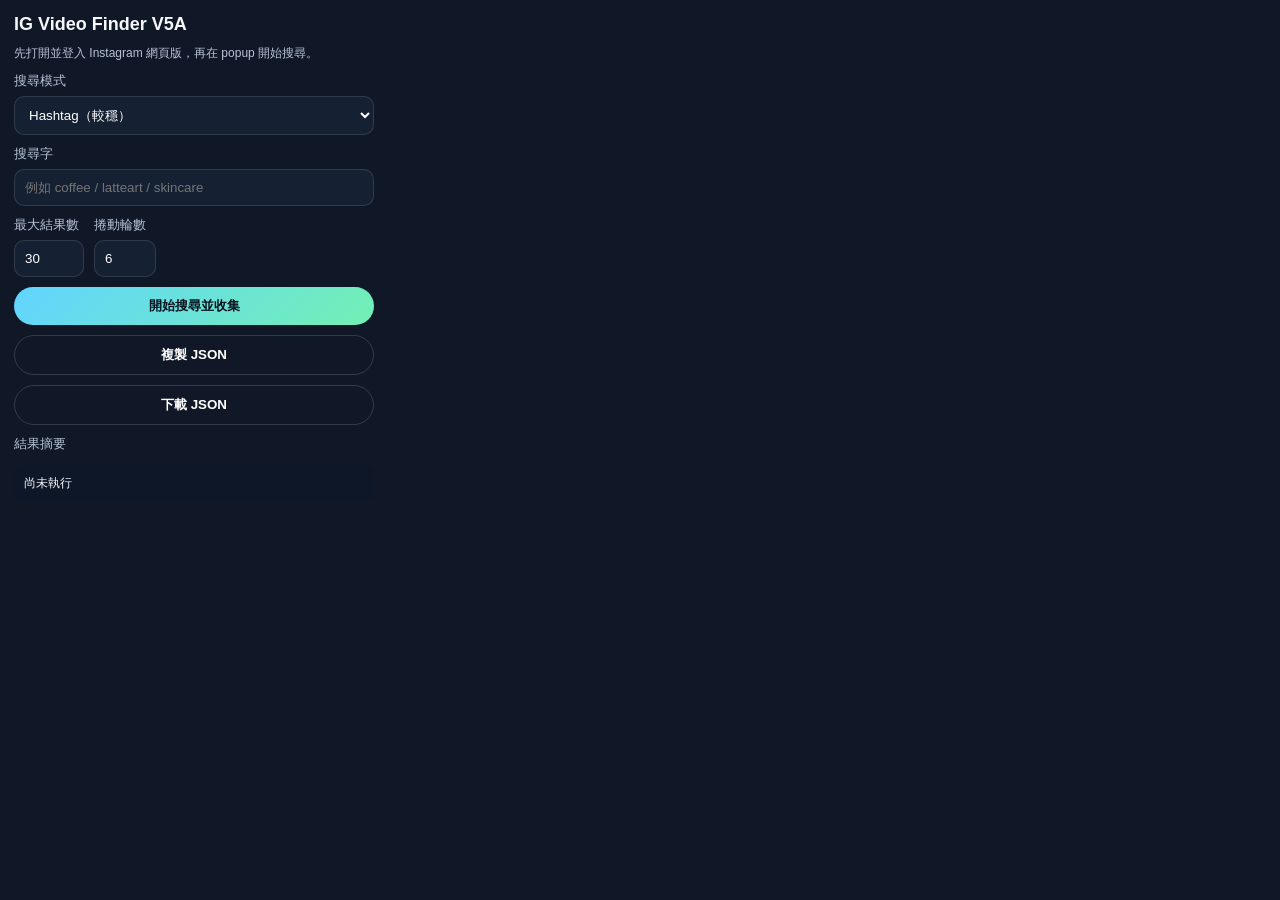
<file: extension/popup.html>
<!doctype html>
<html lang="zh-Hant">
<head>
  <meta charset="UTF-8" />
  <meta name="viewport" content="width=device-width, initial-scale=1.0" />
  <title>IG Video Finder V5A</title>
  <style>
    body { font-family: Arial, sans-serif; width: 360px; margin: 0; padding: 14px; background: #101828; color: #f5f7fb; }
    h1 { font-size: 18px; margin: 0 0 10px; }
    label { display: block; margin: 10px 0 6px; color: #b7c3d6; font-size: 13px; }
    input, select, textarea { width: 100%; box-sizing: border-box; padding: 10px; border-radius: 10px; border: 1px solid rgba(255,255,255,.12); background: #152033; color: #fff; }
    .row { display: flex; gap: 10px; }
    button { width: 100%; padding: 10px; border-radius: 999px; border: 0; cursor: pointer; font-weight: 700; margin-top: 10px; }
    .primary { background: linear-gradient(135deg,#62d4ff,#72f0b4); color: #08111d; }
    .secondary { background: transparent; color: #fff; border: 1px solid rgba(255,255,255,.15); }
    pre { white-space: pre-wrap; word-break: break-word; background: #0e1727; padding: 10px; border-radius: 10px; max-height: 180px; overflow: auto; font-size: 12px; }
    .hint { font-size: 12px; color: #b7c3d6; line-height: 1.4; }
  </style>
</head>
<body>
  <h1>IG Video Finder V5A</h1>
  <div class="hint">先打開並登入 Instagram 網頁版，再在 popup 開始搜尋。</div>

  <label>搜尋模式</label>
  <select id="mode">
    <option value="hashtag">Hashtag（較穩）</option>
    <option value="keyword">Keyword（較靈活）</option>
    <option value="collect">只收集當前頁</option>
  </select>

  <label>搜尋字</label>
  <input id="query" type="text" placeholder="例如 coffee / latteart / skincare" />

  <div class="row">
    <div>
      <label>最大結果數</label>
      <input id="maxItems" type="number" min="5" max="150" value="30" />
    </div>
    <div>
      <label>捲動輪數</label>
      <input id="scrollRounds" type="number" min="1" max="20" value="6" />
    </div>
  </div>

  <button id="runBtn" class="primary">開始搜尋並收集</button>
  <button id="copyBtn" class="secondary">複製 JSON</button>
  <button id="downloadBtn" class="secondary">下載 JSON</button>

  <label>結果摘要</label>
  <pre id="status">尚未執行</pre>

  <script src="popup.js"></script>
</body>
</html>
</file>
<file: ig-video-finder-gh-pages/styles.css>
:root {
  --bg: #0d1117;
  --panel: #161b22;
  --panel-2: #1f2630;
  --line: #2d3748;
  --text: #eef2f7;
  --muted: #9aa6b2;
  --accent: #7dd3fc;
  --accent-2: #a78bfa;
  --accent-soft: rgba(125, 211, 252, 0.14);
  --danger: #fb7185;
  --success: #4ade80;
  --warning: #facc15;
  --radius: 18px;
  --shadow: 0 16px 40px rgba(0, 0, 0, 0.28);
}

* {
  box-sizing: border-box;
}

html,
body {
  margin: 0;
  padding: 0;
  font-family: "Inter", "Noto Sans TC", system-ui, sans-serif;
  background: linear-gradient(180deg, #0b0f14 0%, #121922 100%);
  color: var(--text);
}

body {
  min-height: 100vh;
}

button,
input,
select,
textarea {
  font: inherit;
}

button {
  cursor: pointer;
}

.page-shell {
  width: min(1440px, calc(100% - 32px));
  margin: 28px auto 40px;
}

.hero,
.notice-card,
.filters-panel,
.results-panel,
.result-card,
.footer-note {
  background: rgba(22, 27, 34, 0.88);
  backdrop-filter: blur(10px);
  border: 1px solid rgba(255, 255, 255, 0.08);
  box-shadow: var(--shadow);
}

.hero {
  display: flex;
  gap: 24px;
  justify-content: space-between;
  align-items: flex-start;
  padding: 28px;
  border-radius: 28px;
  margin-bottom: 20px;
}

.eyebrow {
  margin: 0 0 8px;
  color: var(--accent);
  font-weight: 700;
  font-size: 13px;
  letter-spacing: 0.02em;
}

h1 {
  margin: 0 0 12px;
  font-size: clamp(2rem, 4vw, 3.3rem);
  line-height: 1.04;
}

.hero-copy {
  margin: 0;
  max-width: 800px;
  color: var(--muted);
  line-height: 1.75;
}

.hero-actions {
  display: flex;
  flex-wrap: wrap;
  justify-content: flex-end;
  gap: 10px;
  min-width: 260px;
}

.btn,
.mini-btn,
.seg-btn,
.chip,
.suggestion-chip {
  border: 1px solid transparent;
  border-radius: 14px;
  transition: 0.2s ease;
}

.btn {
  padding: 12px 16px;
  font-weight: 700;
  text-decoration: none;
  display: inline-flex;
  align-items: center;
  justify-content: center;
  gap: 8px;
}

.btn.primary {
  background: linear-gradient(135deg, var(--accent), var(--accent-2));
  color: #07111b;
}

.btn.primary:hover {
  transform: translateY(-1px);
  filter: brightness(1.04);
}

.btn.ghost,
.file-label {
  background: rgba(255, 255, 255, 0.03);
  color: var(--text);
  border-color: rgba(255, 255, 255, 0.1);
}

.btn.ghost:hover,
.file-label:hover,
.mini-btn:hover,
.seg-btn:hover,
.chip:hover,
.suggestion-chip:hover {
  border-color: rgba(125, 211, 252, 0.46);
  background: rgba(125, 211, 252, 0.1);
}

.notice-grid {
  display: grid;
  grid-template-columns: repeat(3, minmax(0, 1fr));
  gap: 16px;
  margin-bottom: 20px;
}

.notice-card {
  border-radius: 22px;
  padding: 18px 18px 16px;
}

.notice-card h2,
.panel-section h2,
.results-panel h2,
.reason-block h4 {
  margin: 0 0 8px;
  font-size: 1rem;
}

.notice-card p,
.hint,
.toolbar-meta,
.video-summary,
.video-meta,
.footer-note p,
.data-info p,
.info-cell p,
.result-empty,
.empty-note {
  margin: 0;
  color: var(--muted);
  line-height: 1.65;
}

.notice-card.accent {
  background: linear-gradient(180deg, rgba(32, 39, 49, 0.92), rgba(25, 29, 38, 0.96));
  border-color: rgba(125, 211, 252, 0.16);
}

.inline-code {
  font-family: ui-monospace, SFMono-Regular, Menlo, Consolas, monospace;
  color: var(--text);
}

.app-grid {
  display: grid;
  grid-template-columns: minmax(320px, 390px) minmax(0, 1fr);
  gap: 18px;
}

.filters-panel,
.results-panel {
  border-radius: 24px;
  padding: 18px;
}

.panel-section {
  padding: 16px;
  background: rgba(255, 255, 255, 0.025);
  border: 1px solid rgba(255, 255, 255, 0.06);
  border-radius: 18px;
}

.filters-panel {
  display: flex;
  flex-direction: column;
  gap: 14px;
  position: sticky;
  top: 18px;
  align-self: start;
}

.results-panel {
  display: flex;
  flex-direction: column;
  gap: 16px;
}

.section-head,
.toolbar,
.card-top {
  display: flex;
  justify-content: space-between;
  gap: 12px;
  align-items: flex-start;
}

.mini-btn {
  padding: 8px 12px;
  background: rgba(255, 255, 255, 0.03);
  color: var(--text);
  border-color: rgba(255, 255, 255, 0.09);
  font-weight: 600;
}

textarea,
input,
select {
  width: 100%;
  padding: 12px 14px;
  background: #0f141b;
  border: 1px solid rgba(255, 255, 255, 0.09);
  color: var(--text);
  border-radius: 14px;
  outline: none;
}

textarea:focus,
input:focus,
select:focus {
  border-color: rgba(125, 211, 252, 0.55);
  box-shadow: 0 0 0 4px rgba(125, 211, 252, 0.08);
}

.two-col {
  display: grid;
  grid-template-columns: repeat(2, minmax(0, 1fr));
  gap: 12px;
}

.chip-wrap,
.suggestion-wrap,
.badge-row {
  display: flex;
  flex-wrap: wrap;
  gap: 8px;
}

.chip,
.suggestion-chip {
  padding: 9px 12px;
  background: rgba(255, 255, 255, 0.03);
  border-color: rgba(255, 255, 255, 0.08);
  color: var(--text);
  font-weight: 600;
}

.chip.active,
.seg-btn.active {
  background: var(--accent-soft);
  border-color: rgba(125, 211, 252, 0.44);
  color: var(--text);
}

.segmented {
  display: grid;
  grid-template-columns: repeat(2, minmax(0, 1fr));
  background: rgba(255, 255, 255, 0.03);
  padding: 4px;
  gap: 4px;
  border-radius: 16px;
}

.seg-btn {
  padding: 11px 12px;
  background: transparent;
  border-color: transparent;
  color: var(--text);
  font-weight: 700;
}

.toolbar {
  padding-bottom: 4px;
  border-bottom: 1px solid rgba(255, 255, 255, 0.08);
}

.toolbar-actions {
  display: flex;
  flex-wrap: wrap;
  gap: 10px;
}

.stats-row {
  display: grid;
  grid-template-columns: repeat(4, minmax(0, 1fr));
  gap: 12px;
}

.stat-card {
  padding: 14px 16px;
  border-radius: 16px;
  background: rgba(255, 255, 255, 0.028);
  border: 1px solid rgba(255, 255, 255, 0.06);
}

.stat-card strong {
  display: block;
  font-size: 1.6rem;
  margin-top: 6px;
}

.stat-card span {
  color: var(--muted);
  font-size: 0.92rem;
}

.data-info {
  display: flex;
  flex-direction: column;
  gap: 8px;
  padding: 14px 16px;
  border-radius: 16px;
  background: rgba(125, 211, 252, 0.05);
  border: 1px solid rgba(125, 211, 252, 0.13);
}

.results-list {
  display: flex;
  flex-direction: column;
  gap: 16px;
}

.result-card {
  border-radius: 22px;
  padding: 18px;
}

.video-title {
  margin: 10px 0 8px;
  font-size: 1.2rem;
}

.badge {
  display: inline-flex;
  align-items: center;
  gap: 6px;
  padding: 6px 10px;
  border-radius: 999px;
  font-size: 0.86rem;
  font-weight: 700;
  background: rgba(255, 255, 255, 0.05);
  border: 1px solid rgba(255, 255, 255, 0.08);
}

.score-pill {
  min-width: 76px;
  text-align: center;
  padding: 10px 12px;
  border-radius: 14px;
  background: rgba(74, 222, 128, 0.12);
  border: 1px solid rgba(74, 222, 128, 0.22);
  color: #b7f7ca;
  font-weight: 800;
}

.info-grid {
  margin-top: 16px;
  display: grid;
  grid-template-columns: repeat(2, minmax(0, 1fr));
  gap: 12px;
}

.info-cell {
  padding: 12px 14px;
  border-radius: 14px;
  background: rgba(255, 255, 255, 0.03);
  border: 1px solid rgba(255, 255, 255, 0.06);
}

.info-cell h5 {
  margin: 0 0 6px;
  font-size: 0.9rem;
  color: var(--text);
}

.reason-block {
  margin-top: 16px;
  padding: 14px;
  border-radius: 16px;
  background: rgba(255, 255, 255, 0.03);
  border: 1px solid rgba(255, 255, 255, 0.06);
}

.reason-list {
  margin: 0;
  padding-left: 18px;
  color: var(--muted);
  line-height: 1.7;
}

.card-actions {
  display: flex;
  flex-wrap: wrap;
  gap: 10px;
  margin-top: 18px;
}

.footer-note {
  margin-top: 18px;
  padding: 18px 20px;
  border-radius: 22px;
}

.empty-state {
  padding: 30px 18px;
  text-align: center;
  border: 1px dashed rgba(255, 255, 255, 0.12);
  border-radius: 20px;
}

.footer-note p,
.data-info p,
.info-cell p,
.badge,
.video-meta,
.hint,
.toolbar-meta {
  word-break: break-word;
}

@media (max-width: 1120px) {
  .app-grid {
    grid-template-columns: 1fr;
  }

  .filters-panel {
    position: static;
  }
}

@media (max-width: 860px) {
  .hero,
  .toolbar,
  .card-top {
    flex-direction: column;
  }

  .notice-grid,
  .stats-row,
  .info-grid,
  .two-col {
    grid-template-columns: 1fr;
  }

  .page-shell {
    width: min(100% - 20px, 1440px);
    margin: 12px auto 24px;
  }

  .hero,
  .filters-panel,
  .results-panel,
  .result-card,
  .notice-card,
  .footer-note {
    border-radius: 20px;
  }
}

.open-link.disabled {
  pointer-events: none;
  opacity: 0.55;
}
</file>
<file: public/styles.css>
:root {
  --bg: #0b1220;
  --panel: #121b2d;
  --panel-2: #172238;
  --text: #f4f7fb;
  --muted: #aab6cf;
  --line: rgba(255,255,255,.08);
  --accent: #62d4ff;
  --accent-2: #72f0b4;
}
* { box-sizing: border-box; }
body {
  margin: 0;
  font-family: Inter, system-ui, -apple-system, BlinkMacSystemFont, "Segoe UI", sans-serif;
  background: linear-gradient(180deg, #08101e, #0b1220 35%, #101829);
  color: var(--text);
}
.container {
  max-width: 1100px;
  margin: 0 auto;
  padding: 32px 20px 48px;
}
.hero, .panel {
  border: 1px solid var(--line);
  background: rgba(18, 27, 45, .82);
  backdrop-filter: blur(10px);
  border-radius: 22px;
  box-shadow: 0 10px 30px rgba(0,0,0,.25);
}
.hero {
  display: flex;
  justify-content: space-between;
  gap: 20px;
  align-items: center;
  padding: 26px;
  margin-bottom: 18px;
}
.hero h1 { margin: 0 0 8px; font-size: 2rem; }
.hero p { margin: 0; color: var(--muted); }
.panel { padding: 22px; margin-bottom: 18px; }
.grid-two {
  display: grid;
  grid-template-columns: 1.25fr 1fr;
  gap: 18px;
}
.label { display: block; margin: 14px 0 8px; color: var(--muted); font-size: .95rem; }
textarea, input, select {
  width: 100%;
  padding: 12px 14px;
  background: var(--panel-2);
  color: var(--text);
  border: 1px solid var(--line);
  border-radius: 14px;
  outline: none;
}
textarea { resize: vertical; }
ol { margin: 0; padding-left: 22px; color: var(--muted); }
li + li { margin-top: 6px; }
.row { display: flex; gap: 10px; flex-wrap: wrap; margin-top: 14px; }
.btn {
  border: 0;
  border-radius: 999px;
  padding: 11px 18px;
  background: linear-gradient(135deg, var(--accent), var(--accent-2));
  color: #04111c;
  font-weight: 700;
  cursor: pointer;
  text-decoration: none;
}
.btn.secondary {
  background: transparent;
  color: var(--text);
  border: 1px solid var(--line);
}
.upload-btn { position: relative; overflow: hidden; }
.checkbox { display: flex; gap: 8px; align-items: center; margin-top: 16px; color: var(--muted); }
.checkbox input { width: auto; }
.stats {
  display: grid;
  grid-template-columns: repeat(3, 1fr);
  gap: 14px;
}
.stat {
  padding: 14px;
  background: var(--panel-2);
  border: 1px solid var(--line);
  border-radius: 16px;
}
.stat span { display: block; color: var(--muted); margin-bottom: 6px; }
.stat strong { font-size: 1.7rem; }
.section-head {
  display: flex;
  justify-content: space-between;
  align-items: center;
  gap: 12px;
  margin-bottom: 14px;
}
#results {
  display: grid;
  gap: 14px;
}
.card {
  border: 1px solid var(--line);
  background: var(--panel-2);
  border-radius: 18px;
  overflow: hidden;
}
.card-inner {
  display: grid;
  grid-template-columns: 180px 1fr;
  gap: 16px;
  padding: 16px;
}
.thumb {
  width: 100%;
  aspect-ratio: 9 / 12;
  object-fit: cover;
  border-radius: 14px;
  background: #0f1628;
}
.meta h3 {
  margin: 0 0 8px;
  font-size: 1.05rem;
}
.meta p {
  margin: 8px 0;
  color: var(--muted);
  line-height: 1.55;
}
.tags { display: flex; flex-wrap: wrap; gap: 8px; margin-top: 10px; }
.tag {
  padding: 6px 10px;
  border-radius: 999px;
  font-size: .85rem;
  border: 1px solid var(--line);
  background: rgba(255,255,255,.04);
}
.score { font-weight: 800; color: var(--accent); }
.empty {
  border: 1px dashed var(--line);
  border-radius: 16px;
  padding: 24px;
  text-align: center;
  color: var(--muted);
}
@media (max-width: 860px) {
  .grid-two, .stats, .card-inner, .hero { grid-template-columns: 1fr; display: grid; }
  .hero { align-items: start; }
  .card-inner { grid-template-columns: 1fr; }
}
</file>
